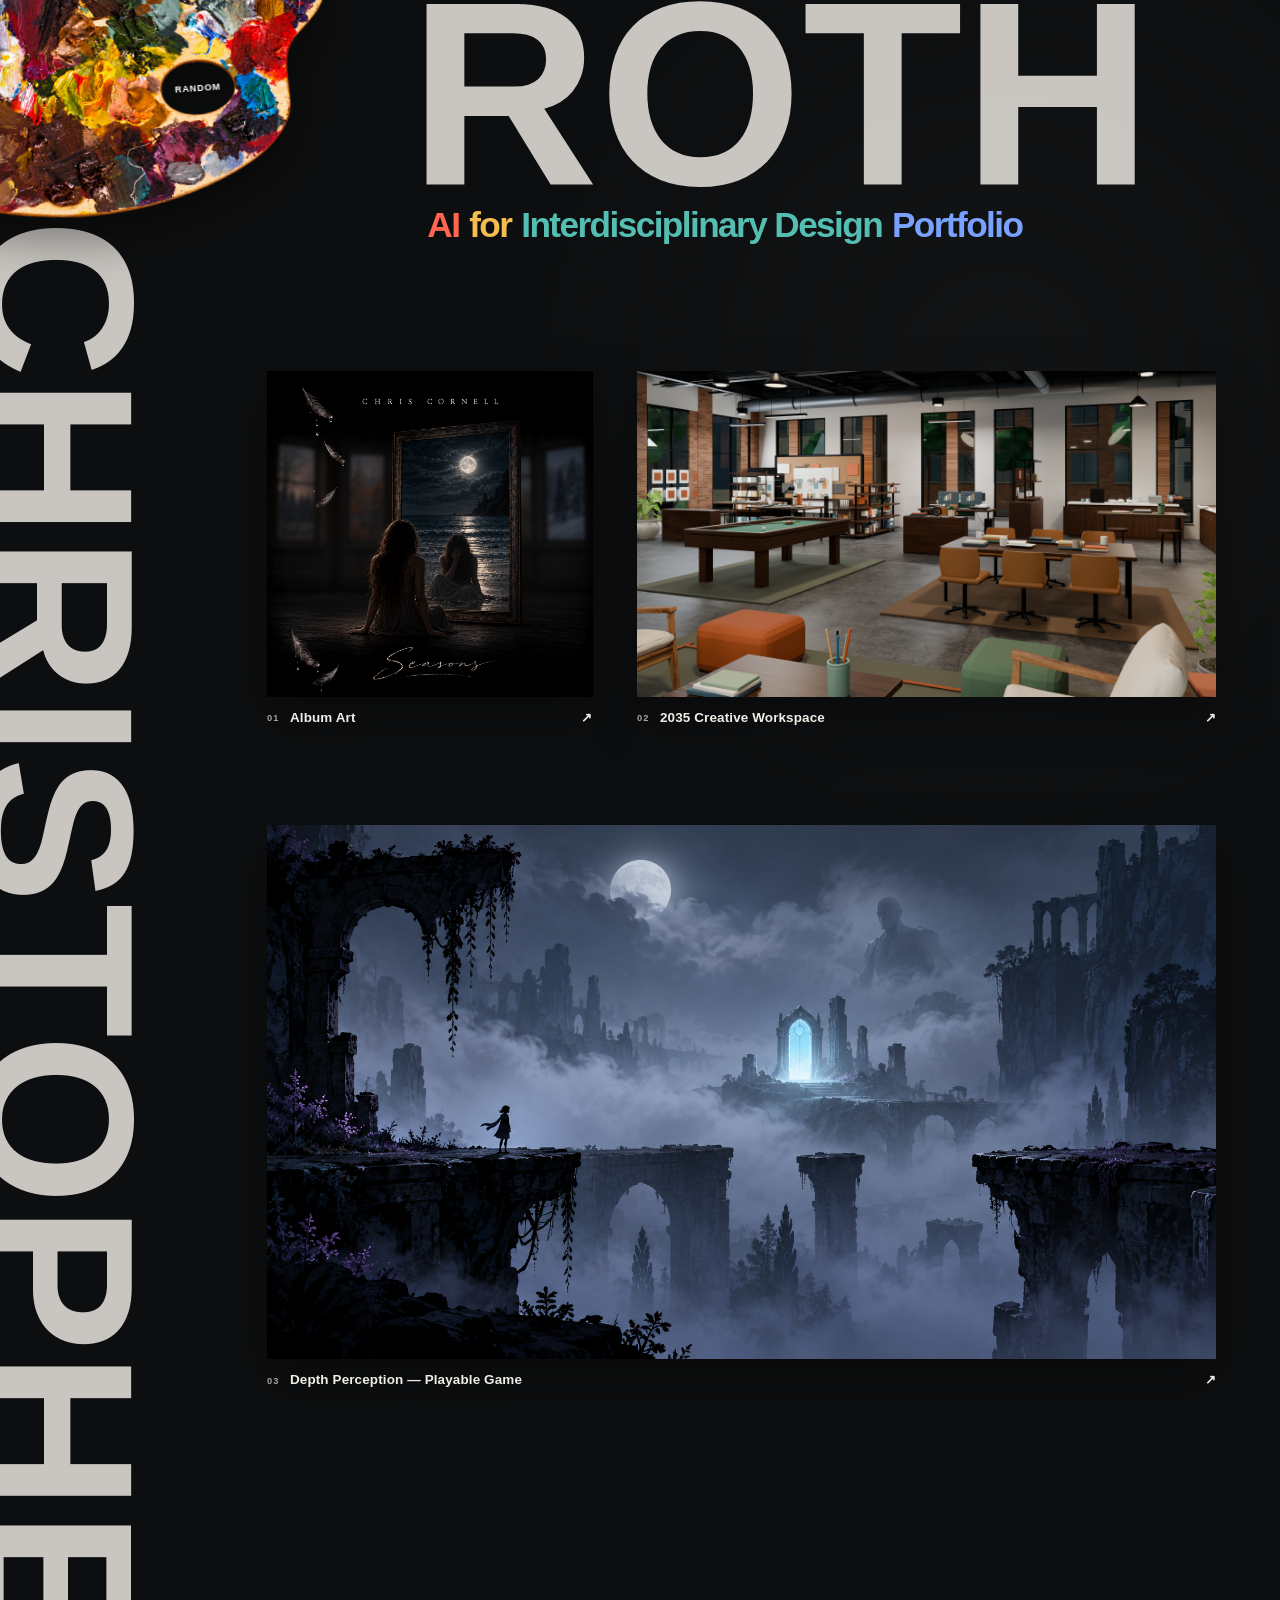
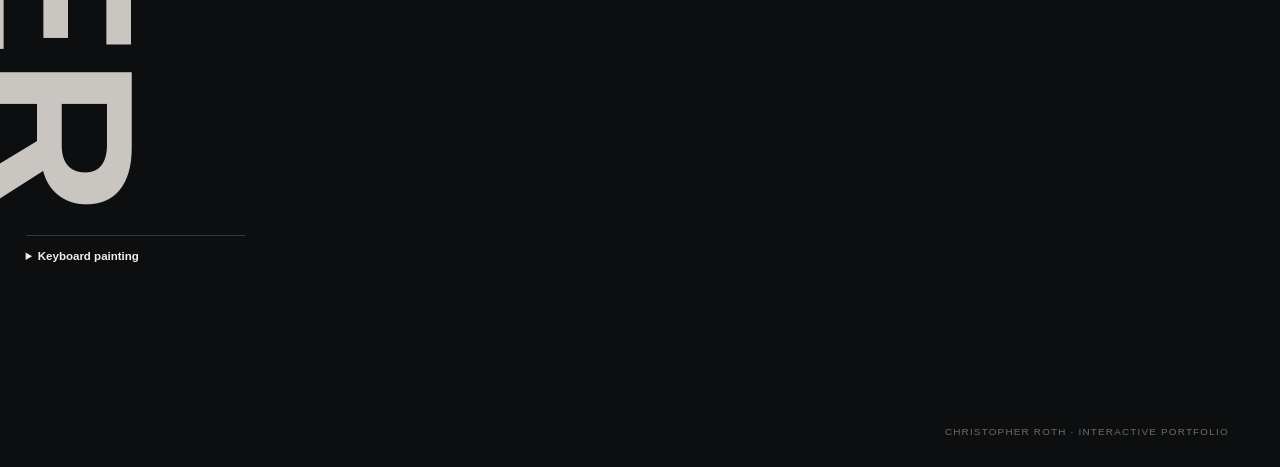
<file: index.html>
<!doctype html>
<html lang="en">
<head>
  <meta charset="utf-8">
  <meta name="viewport" content="width=device-width, initial-scale=1">
  <meta name="description" content="AI for Interdisciplinary Design Portfolio — an interactive portfolio by Christopher Roth.">
  <title>AI for Interdisciplinary Design Portfolio</title>
  <link rel="stylesheet" href="css/style.css">
</head>
<body class="home-page home-redesign">
  <a class="skip-link" href="#main-content">Skip to main content</a>

  <main id="main-content" class="home-composition">
    <section class="painting-stage" aria-labelledby="page-title">
      <canvas id="paint-canvas" width="1440" height="960" tabindex="-1" aria-hidden="true"></canvas>
      <div
        id="paint-surface"
        class="paint-hit-region"
        tabindex="0"
        role="application"
        aria-label="Unified painting surface for ROTH and CHRISTOPHER"
        aria-describedby="paint-instructions"
      ></div>

      <aside class="corner-palette" aria-labelledby="palette-title">
        <h2 class="sr-only" id="palette-title">Artist's palette</h2>
        <div class="palette-board" role="group" aria-label="Sample a paint color directly from the palette photograph">
          <img class="palette-photo" src="assets/palette/photographic-palette.png" width="1536" height="1024" alt="Paint-covered artist's palette used as an interactive color picker" role="button" tabindex="0" aria-label="Click a painted area to select its exact RGB color">
          <span class="palette-sample-marker" aria-hidden="true"></span>
          <button class="random-paint palette-random-hit" type="button" data-color="random" aria-label="Random paint color, key R" aria-pressed="false"><span aria-hidden="true">Random</span></button>
        </div>
      </aside>

      <h1 id="page-title" class="composition-title">
        <span class="title-ai">AI</span>
        <span class="title-for">for</span>
        <span class="title-discipline">Interdisciplinary Design</span>
        <span class="title-portfolio">Portfolio</span>
      </h1>

      <div class="home-content">
        <nav class="home-projects" aria-label="Portfolio projects">
          <a class="home-project album-project tilt-card" href="album.html">
            <span class="home-project-image album-image">
              <img src="aLbum_cover.png" width="1254" height="1254" alt="Seasons of Solitude album cover showing a solitary figure facing a moonlit reflection">
            </span>
            <span class="home-project-label"><small>01</small> Album Art <i aria-hidden="true">↗</i></span>
          </a>

          <a class="home-project workspace-project tilt-card" href="workspace.html">
            <span class="home-project-image workspace-image">
              <img src="wOrkspace_Commons.png" width="2560" height="1440" alt="Rendering of an adaptable 2035 creative workspace commons" loading="lazy">
            </span>
            <span class="home-project-label"><small>02</small> 2035 Creative Workspace <i aria-hidden="true">↗</i></span>
          </a>

          <a class="home-project depth-project tilt-card" href="depth-perception.html">
            <span class="home-project-image depth-image">
              <img src="assets/depth/depth-perception-hero.png" width="1792" height="1024" alt="A small figure crosses moonlit ruins toward a glowing doorway in the Depth Perception game concept" loading="lazy">
            </span>
            <span class="home-project-label"><small>03</small> Depth Perception — Playable Game <i aria-hidden="true">↗</i></span>
          </a>
        </nav>

      </div>

      <details class="shortcut-guide name-shortcut-guide" id="paint-instructions">
        <summary>Keyboard painting</summary>
        <p>Click the palette photograph to sample its exact color. Focus the painting area, use the arrows to move, Space or Enter to splatter, and Shift + Arrow to brush. R selects Random; [ and ] change size; Delete resets; Escape exits.</p>
      </details>

      <p id="paint-status" class="sr-only" aria-live="polite"></p>
      <p class="home-credit">Christopher Roth · Interactive portfolio</p>
    </section>
  </main>

  <script src="js/palette-color-map.js" defer></script>
  <script src="js/painting.js" defer></script>
  <script src="js/main.js" defer></script>
</body>
</html>
</file>
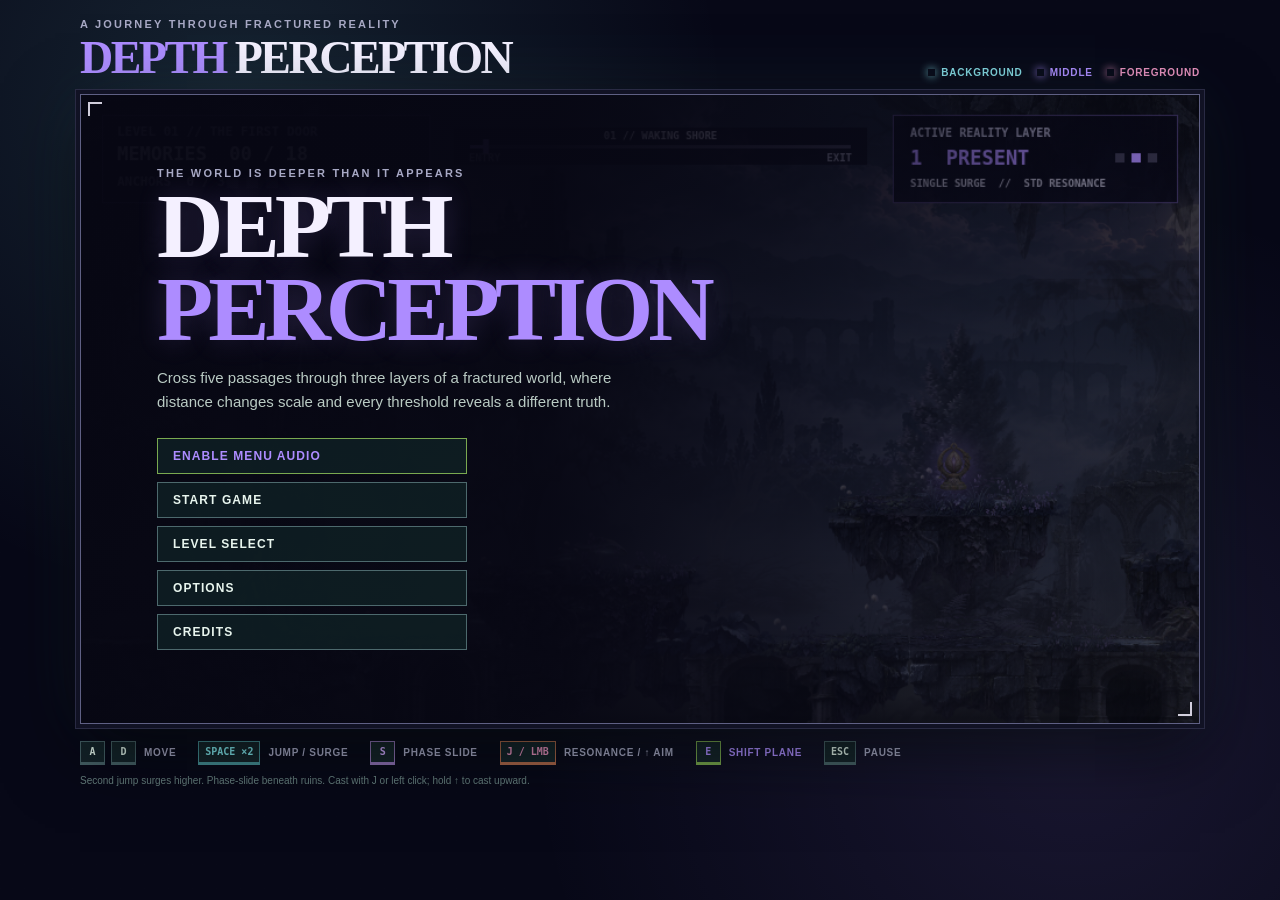
<file: games/depth-perception/index.html>
<!doctype html>
<html lang="en">
<head>
  <meta charset="utf-8">
  <meta name="viewport" content="width=device-width, initial-scale=1, viewport-fit=cover">
  <meta name="description" content="Depth Perception — a five-level journey across three shifting layers of reality.">
  <meta name="theme-color" content="#080817">
  <title>Depth Perception</title>
  <script>if (new URLSearchParams(location.search).get("controls") === "0") document.documentElement.classList.add("hide-development-controls");</script>
  <link rel="stylesheet" href="style.css">
</head>
<body>
  <main class="game-shell">
    <header class="masthead">
      <div><p class="eyebrow">A journey through fractured reality</p><h1><span>Depth</span> Perception</h1></div>
      <div class="plane-key" aria-label="Depth plane color key">
        <span class="plane plane-back"><i></i>Background</span><span class="plane plane-mid"><i></i>Middle</span><span class="plane plane-front"><i></i>Foreground</span>
      </div>
    </header>

    <section class="screen-frame" id="screen-frame" aria-label="Game area">
      <canvas id="game" width="960" height="540" tabindex="0" aria-label="Depth Perception game canvas"></canvas>
      <div class="scanlines" aria-hidden="true"></div>
      <button class="pause-button" type="button" data-command="pause" aria-label="Pause game">Ⅱ</button>
      <div class="ui-layer" id="ui-layer">
        <section class="menu-screen title-screen" data-screen="title" aria-labelledby="title-heading">
          <p class="menu-kicker">The world is deeper than it appears</p><h2 id="title-heading">Depth<br><span>Perception</span></h2>
          <p class="menu-copy">Cross five passages through three layers of a fractured world, where distance changes scale and every threshold reveals a different truth.</p>
          <nav class="menu-actions" aria-label="Main menu">
            <button type="button" id="enable-audio" data-command="enable-audio">Enable menu audio</button><button type="button" data-command="start">Start game</button><button type="button" data-command="level-select">Level select</button><button type="button" data-command="options">Options</button><button type="button" data-command="credits">Credits</button>
          </nav>
        </section>
        <section class="menu-screen" data-screen="levelSelect" hidden aria-labelledby="select-heading">
          <p class="menu-kicker">Recovered memories</p><h2 id="select-heading">Choose a passage</h2><div class="level-grid" id="level-grid"></div><button class="menu-back" type="button" data-command="title">← Main menu</button>
        </section>
        <section class="menu-screen compact-menu" data-screen="options" hidden aria-labelledby="options-heading">
          <p class="menu-kicker">Tune your perception</p><h2 id="options-heading">Options</h2>
          <label class="option-row"><span>Music volume</span><input id="music-volume" type="range" min="0" max="100" value="45"></label>
          <label class="option-row"><span>SFX volume</span><input id="sfx-volume" type="range" min="0" max="100" value="70"></label>
          <label class="option-row"><span>Narration volume</span><input id="voice-volume" type="range" min="0" max="100" value="90"></label>
          <div class="option-row"><span>Touch controls</span><button type="button" id="touch-mode" data-command="touch-mode" disabled>Inactive</button></div>
          <button class="menu-back" type="button" data-command="back">← Back</button>
        </section>
        <section class="menu-screen compact-menu" data-screen="credits" hidden aria-labelledby="credits-heading">
          <p class="menu-kicker">The people behind the veil</p><h2 id="credits-heading">Credits</h2>
          <p class="credits-copy">Game design, code, and original procedural art created for this HTML5 prototype. Sound effects use commercially licensed Kenney assets; music was created with a paid ElevenLabs commercial license. Concept imagery was created for Depth Perception.</p>
          <button class="menu-back" type="button" data-command="title">← Main menu</button>
        </section>
        <section class="menu-screen compact-menu" data-screen="paused" hidden aria-labelledby="pause-heading">
          <p class="menu-kicker">The world holds its breath</p><h2 id="pause-heading">Paused</h2>
          <nav class="menu-actions"><button type="button" data-command="resume">Resume</button><button type="button" data-command="restart">Restart level</button><button type="button" data-command="options">Options</button><button type="button" data-command="level-select">Level select</button><button type="button" data-command="title">Title screen</button></nav>
        </section>
        <section class="menu-screen results-screen" data-screen="levelComplete" hidden aria-labelledby="complete-heading">
          <p class="menu-kicker" id="complete-kicker">Route secured</p><h2 id="complete-heading">Level complete</h2><div class="results-grid" id="level-results"></div>
          <nav class="menu-actions horizontal-actions"><button type="button" data-command="next">Next level</button><button type="button" data-command="restart">Retry</button><button type="button" data-command="level-select">Level select</button></nav>
        </section>
        <section class="menu-screen results-screen game-complete-screen" data-screen="gameComplete" hidden aria-labelledby="game-complete-heading">
          <p class="menu-kicker">The final passage is sealed</p><h2 id="game-complete-heading">Depth remembers</h2><p class="menu-copy">The five crossings are complete. The fractured realities settle around every memory and anchor you recovered.</p><div class="results-grid" id="game-results"></div>
          <nav class="menu-actions horizontal-actions"><button type="button" data-command="level-select">Replay levels</button><button type="button" data-command="title">Title screen</button></nav>
        </section>
      </div>
      <div class="rotate-overlay" id="rotate-overlay" hidden><div class="rotate-device" aria-hidden="true"></div><strong>Rotate to landscape</strong><span>This world needs a wider view.</span></div>
      <div class="touch-controls" id="touch-controls" aria-label="Touch controls" aria-hidden="true" hidden>
        <div class="touch-cluster move-cluster"><button type="button" data-touch-action="left" aria-label="Move left">◀</button><button type="button" data-touch-action="right" aria-label="Move right">▶</button></div>
<div class="touch-cluster action-cluster"><button class="touch-small" type="button" data-touch-action="roll" aria-label="Phase slide">Slide</button><button class="touch-small" type="button" data-touch-action="shoot" aria-label="Cast resonance">Cast</button><button class="touch-shift" type="button" data-touch-action="shift" aria-label="Shift depth plane">Shift</button><button class="touch-jump" type="button" data-touch-action="jump" aria-label="Jump or resonance surge">Jump</button></div>
      </div>
    </section>
    <footer class="controls" aria-label="Keyboard controls">
<div class="control-group"><span class="key">A</span><span class="key">D</span><b>Move</b></div><div class="control-group boost"><span class="key wide">Space ×2</span><b>Jump / surge</b></div><div class="control-group roll"><span class="key">S</span><b>Phase slide</b></div><div class="control-group weapon"><span class="key wide">J / LMB</span><b>Resonance / ↑ aim</b></div><div class="control-group accent"><span class="key">E</span><b>Shift plane</b></div><div class="control-group"><span class="key">Esc</span><b>Pause</b></div>
    </footer>
<p class="hint">Second jump surges higher. Phase-slide beneath ruins. Cast with J or left click; hold ↑ to cast upward.</p>
  </main>
  <script src="game.js?v=portal-glow-layering-23"></script>
</body>
</html>
</file>
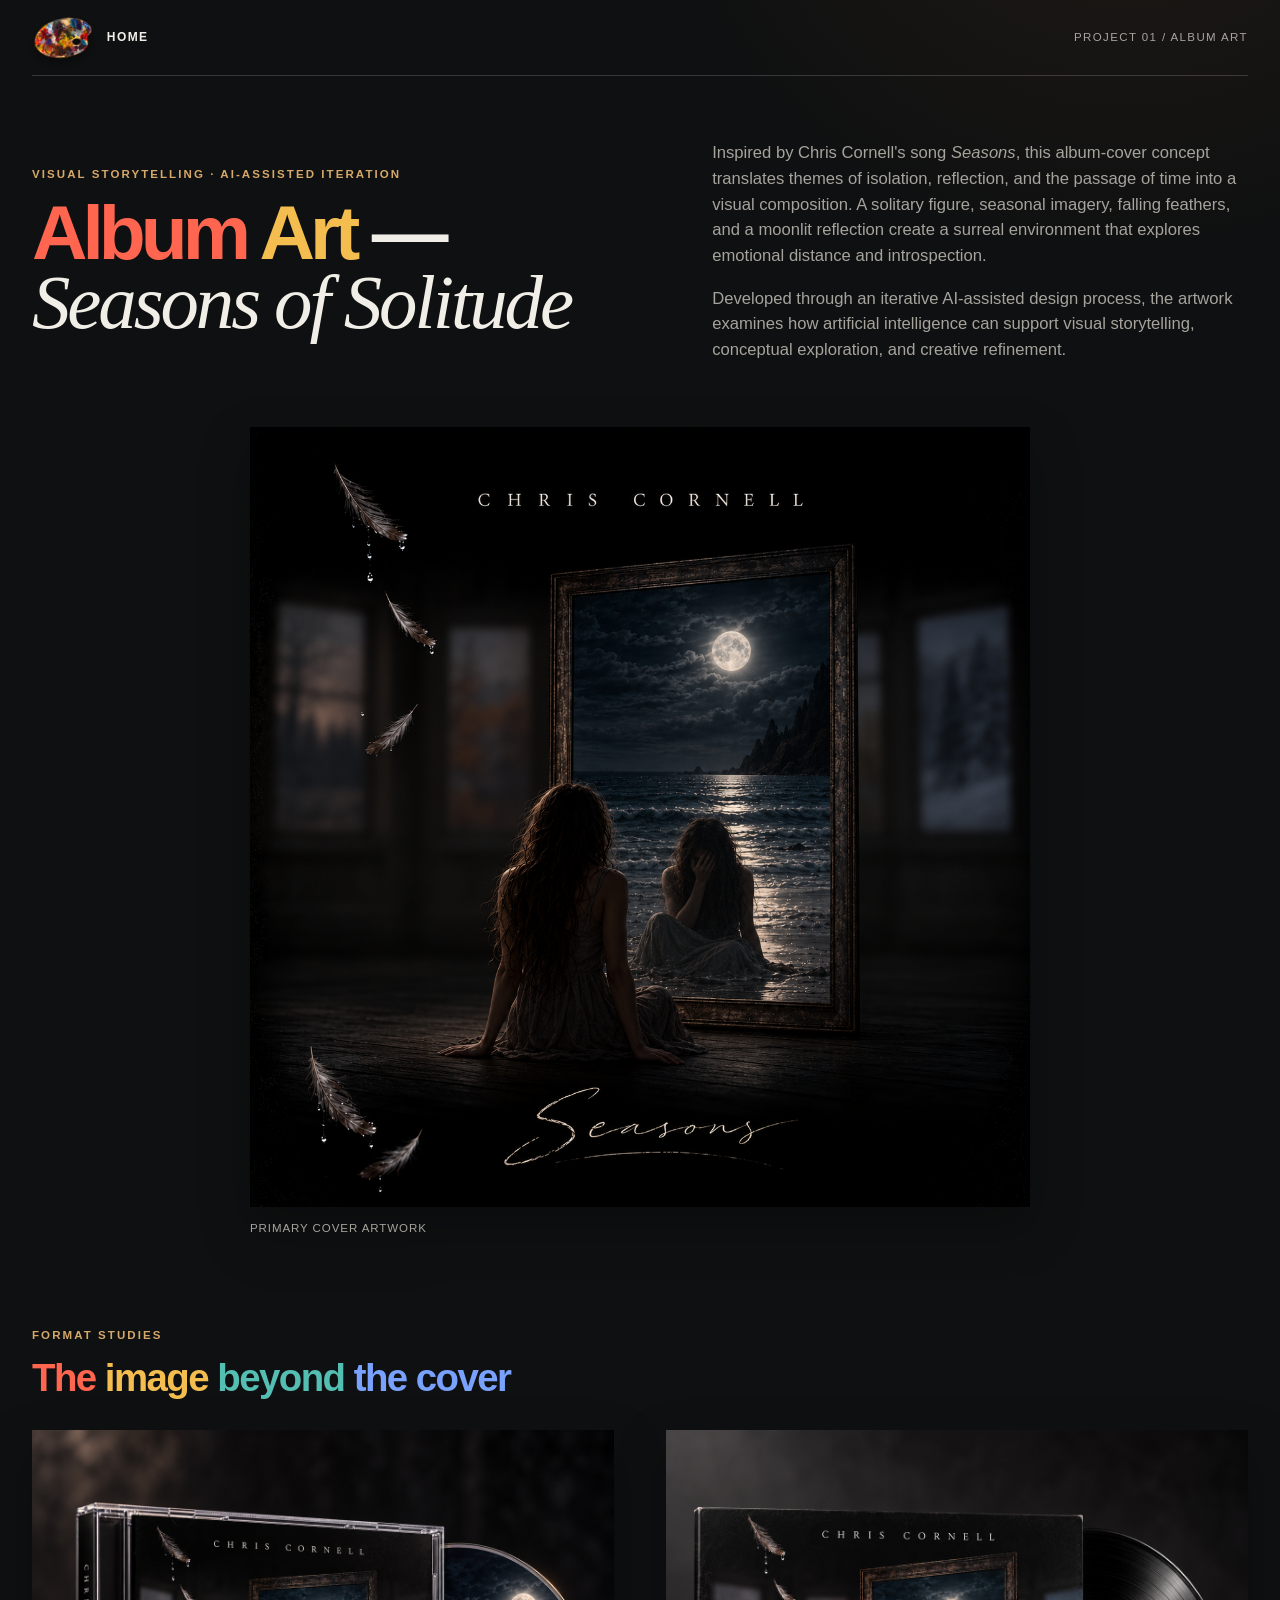
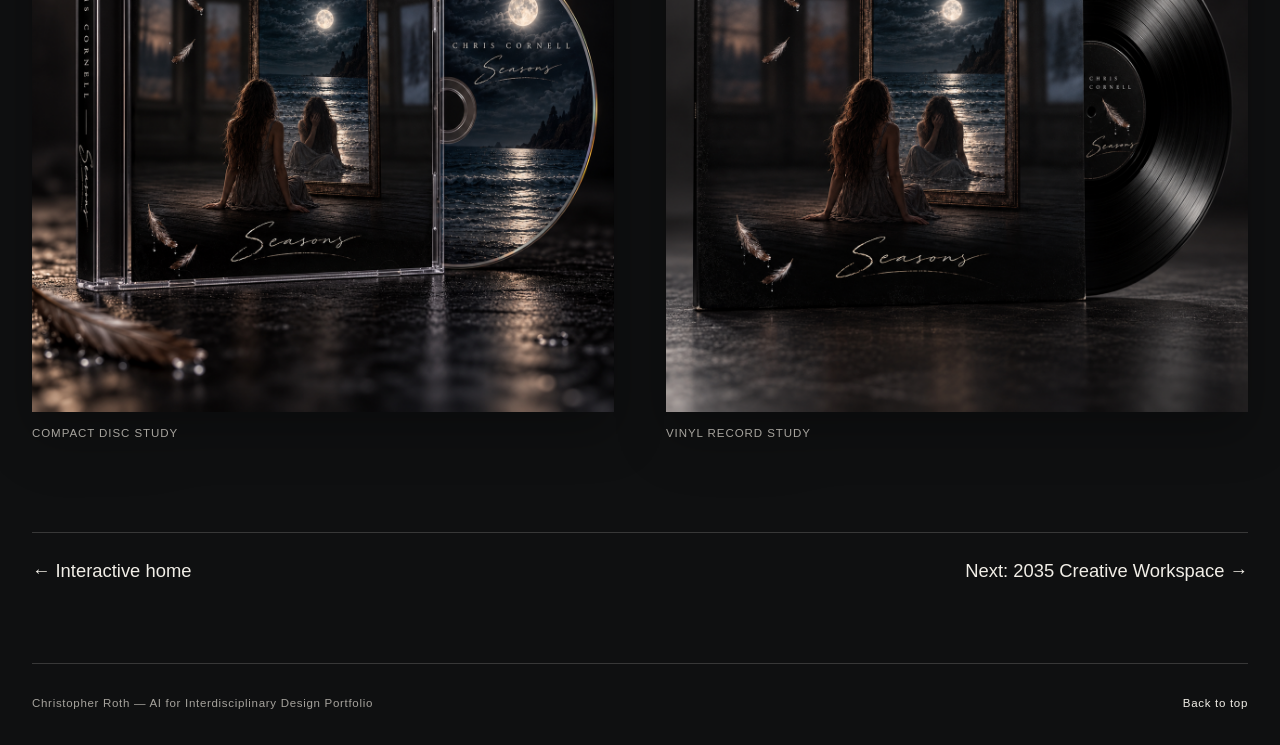
<file: album.html>
<!doctype html>
<html lang="en">
<head>
  <meta charset="utf-8">
  <meta name="viewport" content="width=device-width, initial-scale=1">
  <meta name="description" content="Album Art — Seasons of Solitude, from the AI for Interdisciplinary Design Portfolio.">
  <title>Album Art — Seasons of Solitude</title>
  <link rel="stylesheet" href="css/style.css">
</head>
<body class="project-page album-page">
  <a class="skip-link" href="#main-content">Skip to main content</a>

  <header class="site-header wrap">
    <a class="palette-home" href="index.html" aria-label="Return to homepage">
      <img class="mini-palette-photo" src="assets/palette/photographic-palette.png" width="1536" height="1024" alt="">
      <span>Home</span>
    </a>
    <span class="header-note">Project 01 / Album Art</span>
  </header>

  <main id="main-content" class="project-main wrap">
    <section class="project-intro" aria-labelledby="album-title">
      <div>
        <p class="eyebrow">Visual storytelling · AI-assisted iteration</p>
        <h1 id="album-title"><span class="accent-coral">Album</span> <span class="accent-gold">Art</span> —<br><em>Seasons of Solitude</em></h1>
      </div>
      <div class="project-description">
        <p>Inspired by Chris Cornell's song <em>Seasons</em>, this album-cover concept translates themes of isolation, reflection, and the passage of time into a visual composition. A solitary figure, seasonal imagery, falling feathers, and a moonlit reflection create a surreal environment that explores emotional distance and introspection.</p>
        <p>Developed through an iterative AI-assisted design process, the artwork examines how artificial intelligence can support visual storytelling, conceptual exploration, and creative refinement.</p>
      </div>
    </section>

    <figure class="feature-art tilt-card">
      <img src="aLbum_cover.png" width="1254" height="1254" alt="Seasons of Solitude cover artwork: a solitary figure confronts a moonlit reflection while feathers fall through a dark interior">
      <figcaption>Primary cover artwork</figcaption>
    </figure>

    <section class="artifact-section" aria-labelledby="artifact-title">
      <div class="section-heading compact">
        <p class="eyebrow">Format studies</p>
        <h2 id="artifact-title"><span class="accent-coral">The</span> <span class="accent-gold">image</span> <span class="accent-teal">beyond</span> <span class="accent-blue">the cover</span></h2>
      </div>
      <div class="artifact-grid">
        <figure class="supporting-art tilt-card">
          <img src="aLbum_CD.png" width="1254" height="1254" alt="Seasons of Solitude artwork applied to a compact disc format" loading="lazy">
          <figcaption>Compact disc study</figcaption>
        </figure>
        <figure class="supporting-art tilt-card">
          <img src="aLbum_record.png" width="1254" height="1254" alt="Seasons of Solitude artwork applied to a vinyl record format" loading="lazy">
          <figcaption>Vinyl record study</figcaption>
        </figure>
      </div>
    </section>

    <nav class="project-next" aria-label="Project navigation">
      <a href="index.html">← Interactive home</a>
      <a href="workspace.html">Next: 2035 Creative Workspace →</a>
    </nav>
  </main>

  <footer class="site-footer wrap">
    <p>Christopher Roth — AI for Interdisciplinary Design Portfolio</p>
    <a href="#main-content">Back to top</a>
  </footer>

  <script src="js/main.js" defer></script>
</body>
</html>
</file>
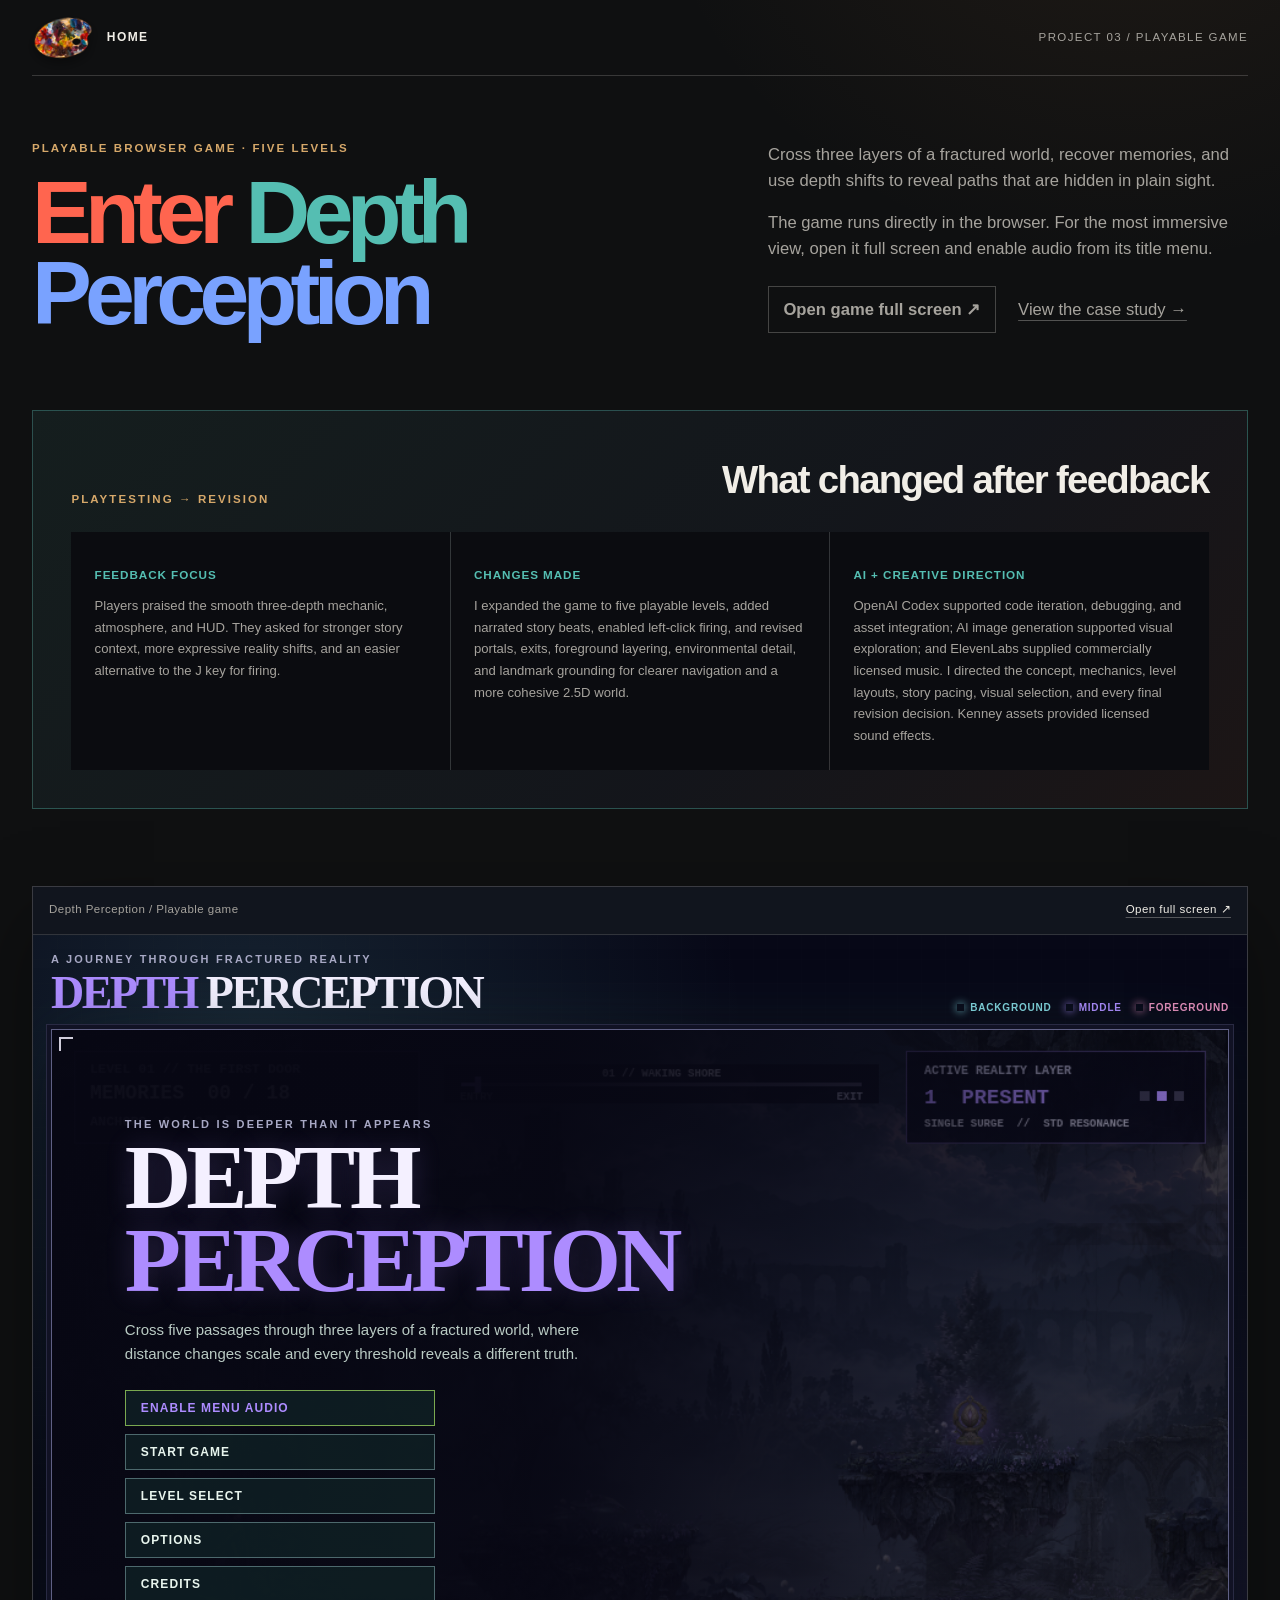
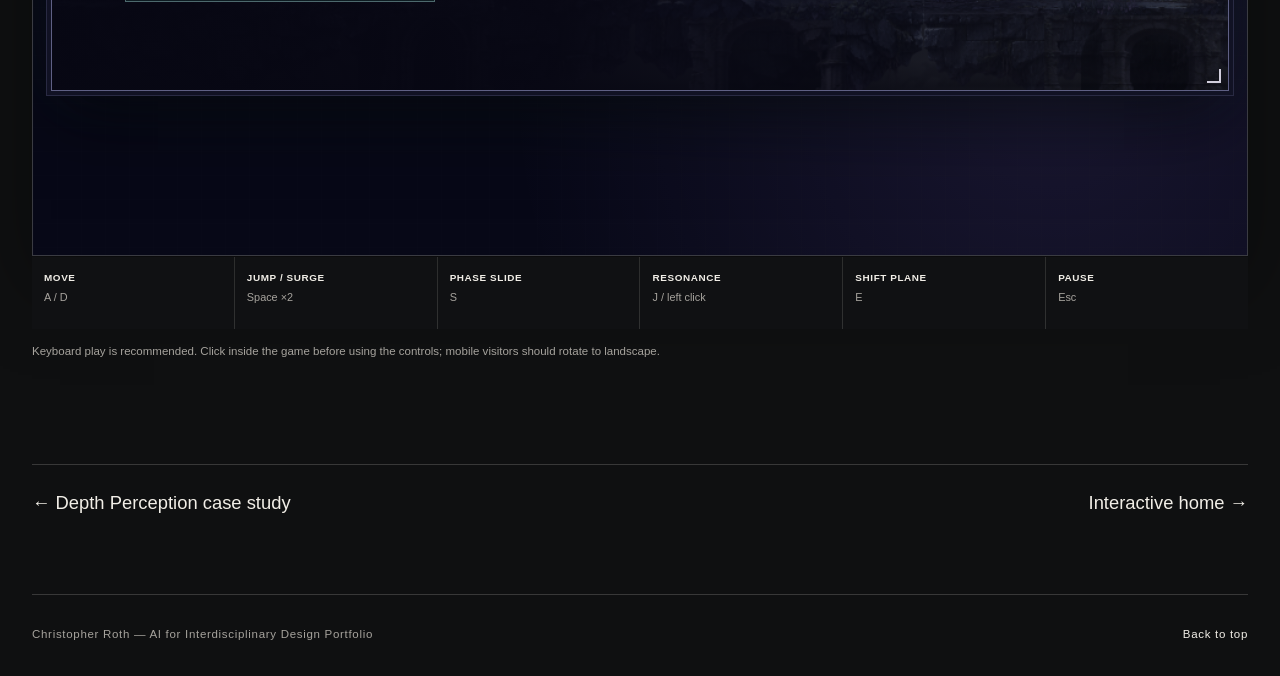
<file: depth-perception-game.html>
<!doctype html>
<html lang="en">
<head>
  <meta charset="utf-8">
  <meta name="viewport" content="width=device-width, initial-scale=1">
  <meta name="description" content="Play Depth Perception, a five-level atmospheric platform game by Christopher Roth.">
  <title>Play Depth Perception — Christopher Roth</title>
  <link rel="stylesheet" href="css/style.css">
</head>
<body class="project-page depth-page game-showcase-page">
  <a class="skip-link" href="#main-content">Skip to main content</a>

  <header class="site-header wrap">
    <a class="palette-home" href="index.html" aria-label="Return to homepage">
      <img class="mini-palette-photo" src="assets/palette/photographic-palette.png" width="1536" height="1024" alt="">
      <span>Home</span>
    </a>
    <span class="header-note">Project 03 / Playable Game</span>
  </header>

  <main id="main-content" class="project-main wrap">
    <section class="game-showcase-intro" aria-labelledby="game-title">
      <div>
        <p class="eyebrow">Playable browser game · five levels</p>
        <h1 id="game-title"><span class="accent-coral">Enter</span> <span class="accent-teal">Depth</span> <span class="accent-blue">Perception</span></h1>
      </div>
      <div class="project-description">
        <p>Cross three layers of a fractured world, recover memories, and use depth shifts to reveal paths that are hidden in plain sight.</p>
        <p>The game runs directly in the browser. For the most immersive view, open it full screen and enable audio from its title menu.</p>
        <div class="project-links" aria-label="Game links">
          <a class="project-link-primary" href="games/depth-perception/index.html" target="_blank" rel="noopener">Open game full screen ↗</a>
          <a href="depth-perception.html">View the case study →</a>
        </div>
      </div>
    </section>

    <section class="revision-note" aria-labelledby="revision-title">
      <div class="revision-note-heading">
        <p class="eyebrow">Playtesting → revision</p>
        <h2 id="revision-title">What changed after feedback</h2>
      </div>
      <div class="revision-grid">
        <article>
          <h3>Feedback focus</h3>
          <p>Players praised the smooth three-depth mechanic, atmosphere, and HUD. They asked for stronger story context, more expressive reality shifts, and an easier alternative to the J key for firing.</p>
        </article>
        <article>
          <h3>Changes made</h3>
          <p>I expanded the game to five playable levels, added narrated story beats, enabled left-click firing, and revised portals, exits, foreground layering, environmental detail, and landmark grounding for clearer navigation and a more cohesive 2.5D world.</p>
        </article>
        <article>
          <h3>AI + creative direction</h3>
          <p>OpenAI Codex supported code iteration, debugging, and asset integration; AI image generation supported visual exploration; and ElevenLabs supplied commercially licensed music. I directed the concept, mechanics, level layouts, story pacing, visual selection, and every final revision decision. Kenney assets provided licensed sound effects.</p>
        </article>
      </div>
    </section>

    <section class="playable-game" aria-labelledby="playable-title">
      <div class="site-embed-shell game-embed-shell">
        <div class="site-embed-toolbar">
          <span id="playable-title">Depth Perception / Playable game</span>
          <a href="games/depth-perception/index.html" target="_blank" rel="noopener">Open full screen ↗</a>
        </div>
        <iframe
          class="game-embed"
          src="games/depth-perception/index.html?controls=0"
          title="Playable Depth Perception game"
          loading="eager"
          allow="autoplay; fullscreen"
        ></iframe>
      </div>

      <div class="game-control-guide" aria-label="Keyboard controls">
        <p><strong>Move</strong> A / D</p>
        <p><strong>Jump / surge</strong> Space ×2</p>
        <p><strong>Phase slide</strong> S</p>
        <p><strong>Resonance</strong> J / left click</p>
        <p><strong>Shift plane</strong> E</p>
        <p><strong>Pause</strong> Esc</p>
      </div>
      <p class="embed-note">Keyboard play is recommended. Click inside the game before using the controls; mobile visitors should rotate to landscape.</p>
    </section>

    <nav class="project-next" aria-label="Project navigation">
      <a href="depth-perception.html">← Depth Perception case study</a>
      <a href="index.html">Interactive home →</a>
    </nav>
  </main>

  <footer class="site-footer wrap">
    <p>Christopher Roth — AI for Interdisciplinary Design Portfolio</p>
    <a href="#main-content">Back to top</a>
  </footer>

  <script src="js/main.js" defer></script>
</body>
</html>
</file>
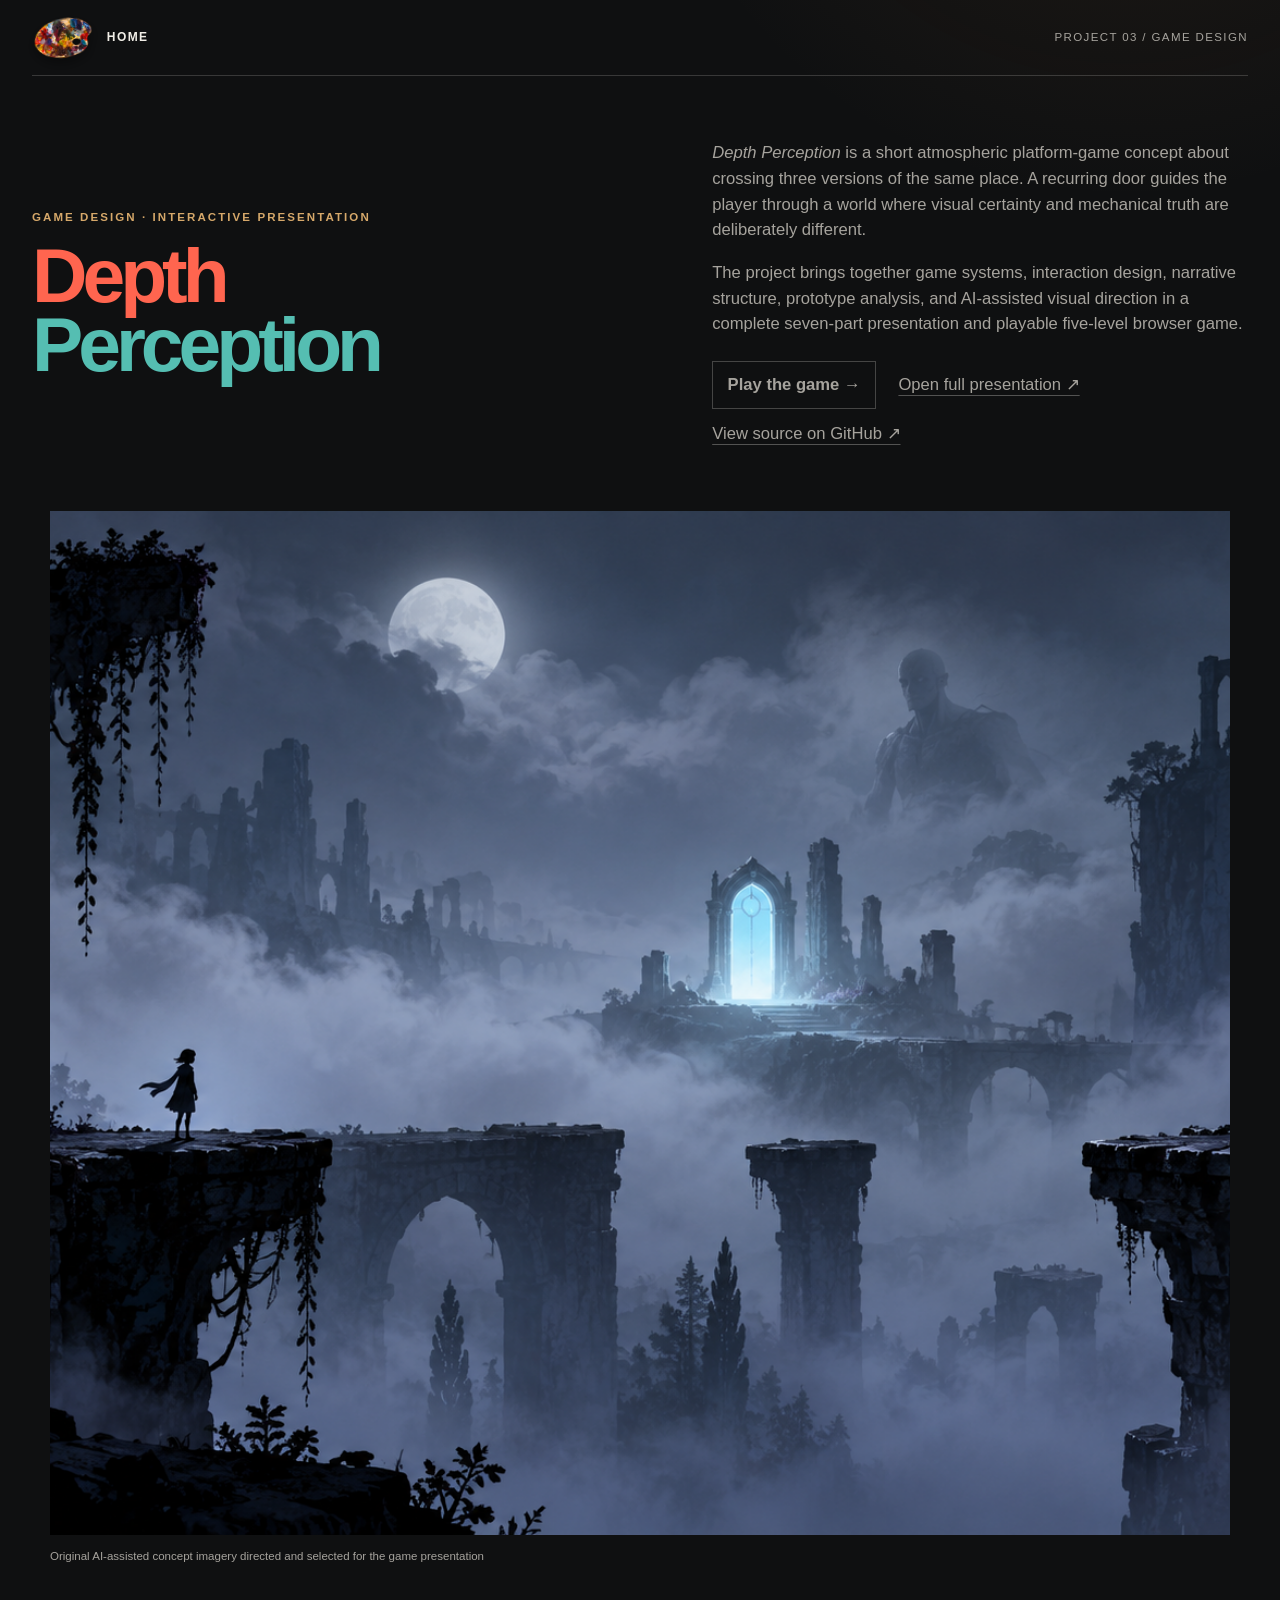
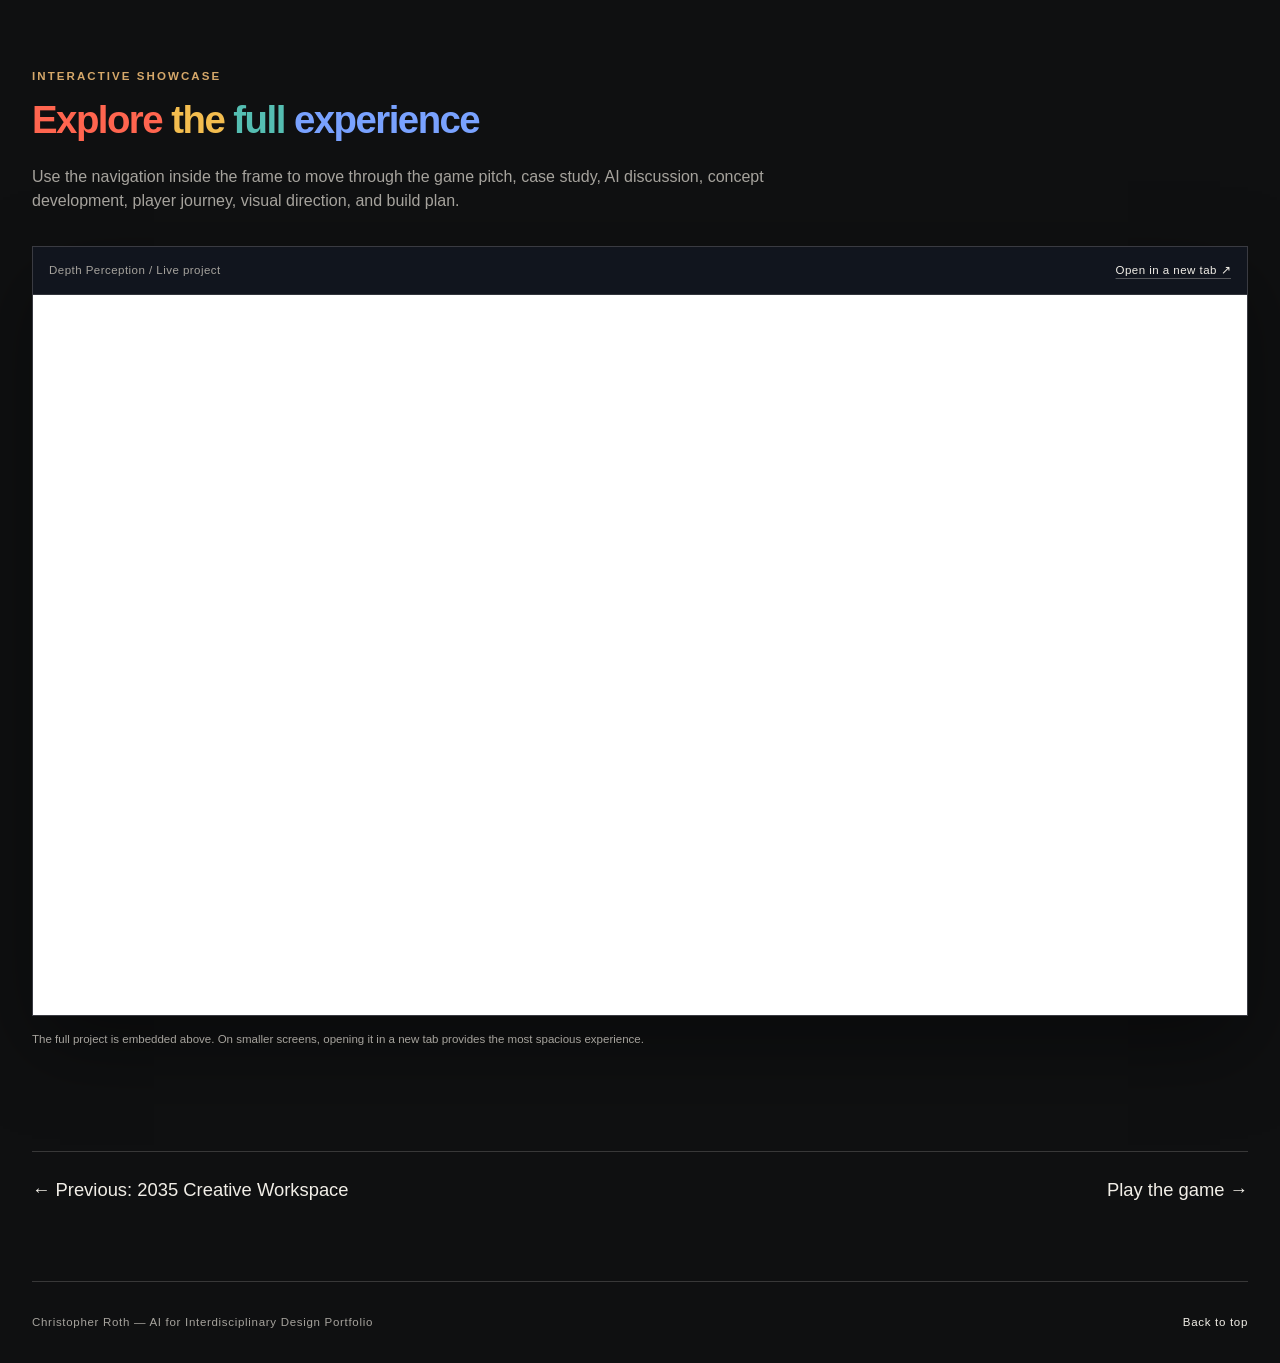
<file: depth-perception.html>
<!doctype html>
<html lang="en">
<head>
  <meta charset="utf-8">
  <meta name="viewport" content="width=device-width, initial-scale=1">
  <meta name="description" content="Depth Perception — an atmospheric platform-game concept and interactive design presentation by Christopher Roth.">
  <title>Depth Perception — Game Design</title>
  <link rel="stylesheet" href="css/style.css">
</head>
<body class="project-page depth-page">
  <a class="skip-link" href="#main-content">Skip to main content</a>

  <header class="site-header wrap">
    <a class="palette-home" href="index.html" aria-label="Return to homepage">
      <img class="mini-palette-photo" src="assets/palette/photographic-palette.png" width="1536" height="1024" alt="">
      <span>Home</span>
    </a>
    <span class="header-note">Project 03 / Game Design</span>
  </header>

  <main id="main-content" class="project-main wrap">
    <section class="project-intro" aria-labelledby="depth-title">
      <div>
        <p class="eyebrow">Game design · interactive presentation</p>
        <h1 id="depth-title"><span class="accent-coral">Depth</span><br><span class="accent-teal">Perception</span></h1>
      </div>
      <div class="project-description">
        <p><em>Depth Perception</em> is a short atmospheric platform-game concept about crossing three versions of the same place. A recurring door guides the player through a world where visual certainty and mechanical truth are deliberately different.</p>
        <p>The project brings together game systems, interaction design, narrative structure, prototype analysis, and AI-assisted visual direction in a complete seven-part presentation and playable five-level browser game.</p>
        <div class="project-links" aria-label="Depth Perception links">
          <a class="project-link-primary" href="depth-perception-game.html">Play the game →</a>
          <a href="https://croth03.github.io/depth-perception-site/01-game.html" target="_blank" rel="noopener">Open full presentation ↗</a>
          <a href="https://github.com/croth03/depth-perception-site" target="_blank" rel="noopener">View source on GitHub ↗</a>
        </div>
      </div>
    </section>

    <figure class="depth-feature tilt-card">
      <img src="assets/depth/depth-perception-hero.png" width="1792" height="1024" alt="Moonlit ruins, suspended bridges, fog, and a distant glowing doorway from Depth Perception">
      <figcaption>Original AI-assisted concept imagery directed and selected for the game presentation</figcaption>
    </figure>

    <section class="embedded-project" aria-labelledby="embedded-title">
      <div class="section-heading compact embed-heading">
        <p class="eyebrow">Interactive showcase</p>
        <h2 id="embedded-title"><span class="accent-coral">Explore</span> <span class="accent-gold">the</span> <span class="accent-teal">full</span> <span class="accent-blue">experience</span></h2>
        <p>Use the navigation inside the frame to move through the game pitch, case study, AI discussion, concept development, player journey, visual direction, and build plan.</p>
      </div>

      <div class="site-embed-shell">
        <div class="site-embed-toolbar">
          <span>Depth Perception / Live project</span>
          <a href="https://croth03.github.io/depth-perception-site/01-game.html" target="_blank" rel="noopener">Open in a new tab ↗</a>
        </div>
        <iframe
          class="site-embed"
          src="https://croth03.github.io/depth-perception-site/01-game.html"
          title="Interactive Depth Perception project website"
          loading="eager"
          allow="fullscreen"
          referrerpolicy="strict-origin-when-cross-origin"
        ></iframe>
      </div>

      <p class="embed-note">The full project is embedded above. On smaller screens, opening it in a new tab provides the most spacious experience.</p>
    </section>

    <nav class="project-next" aria-label="Project navigation">
      <a href="workspace.html">← Previous: 2035 Creative Workspace</a>
      <a href="depth-perception-game.html">Play the game →</a>
    </nav>
  </main>

  <footer class="site-footer wrap">
    <p>Christopher Roth — AI for Interdisciplinary Design Portfolio</p>
    <a href="#main-content">Back to top</a>
  </footer>

  <script src="js/main.js" defer></script>
</body>
</html>
</file>
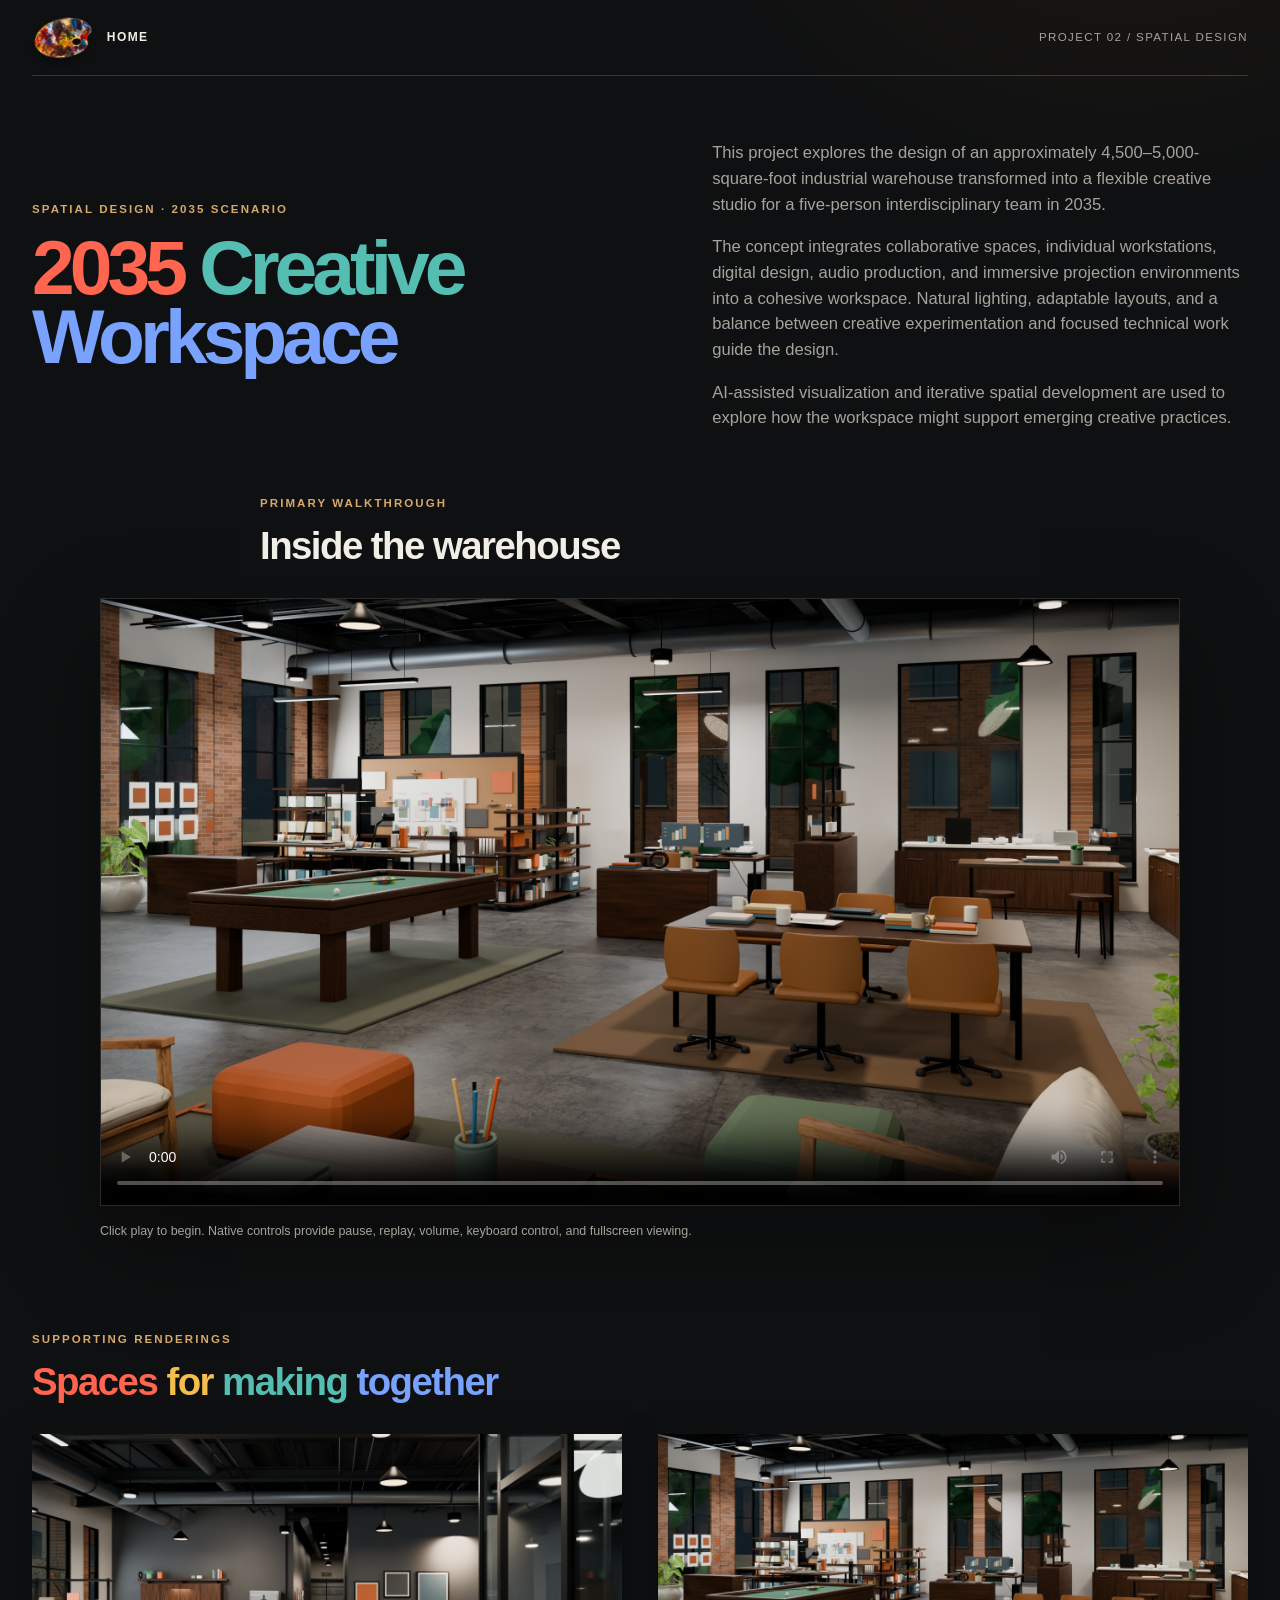
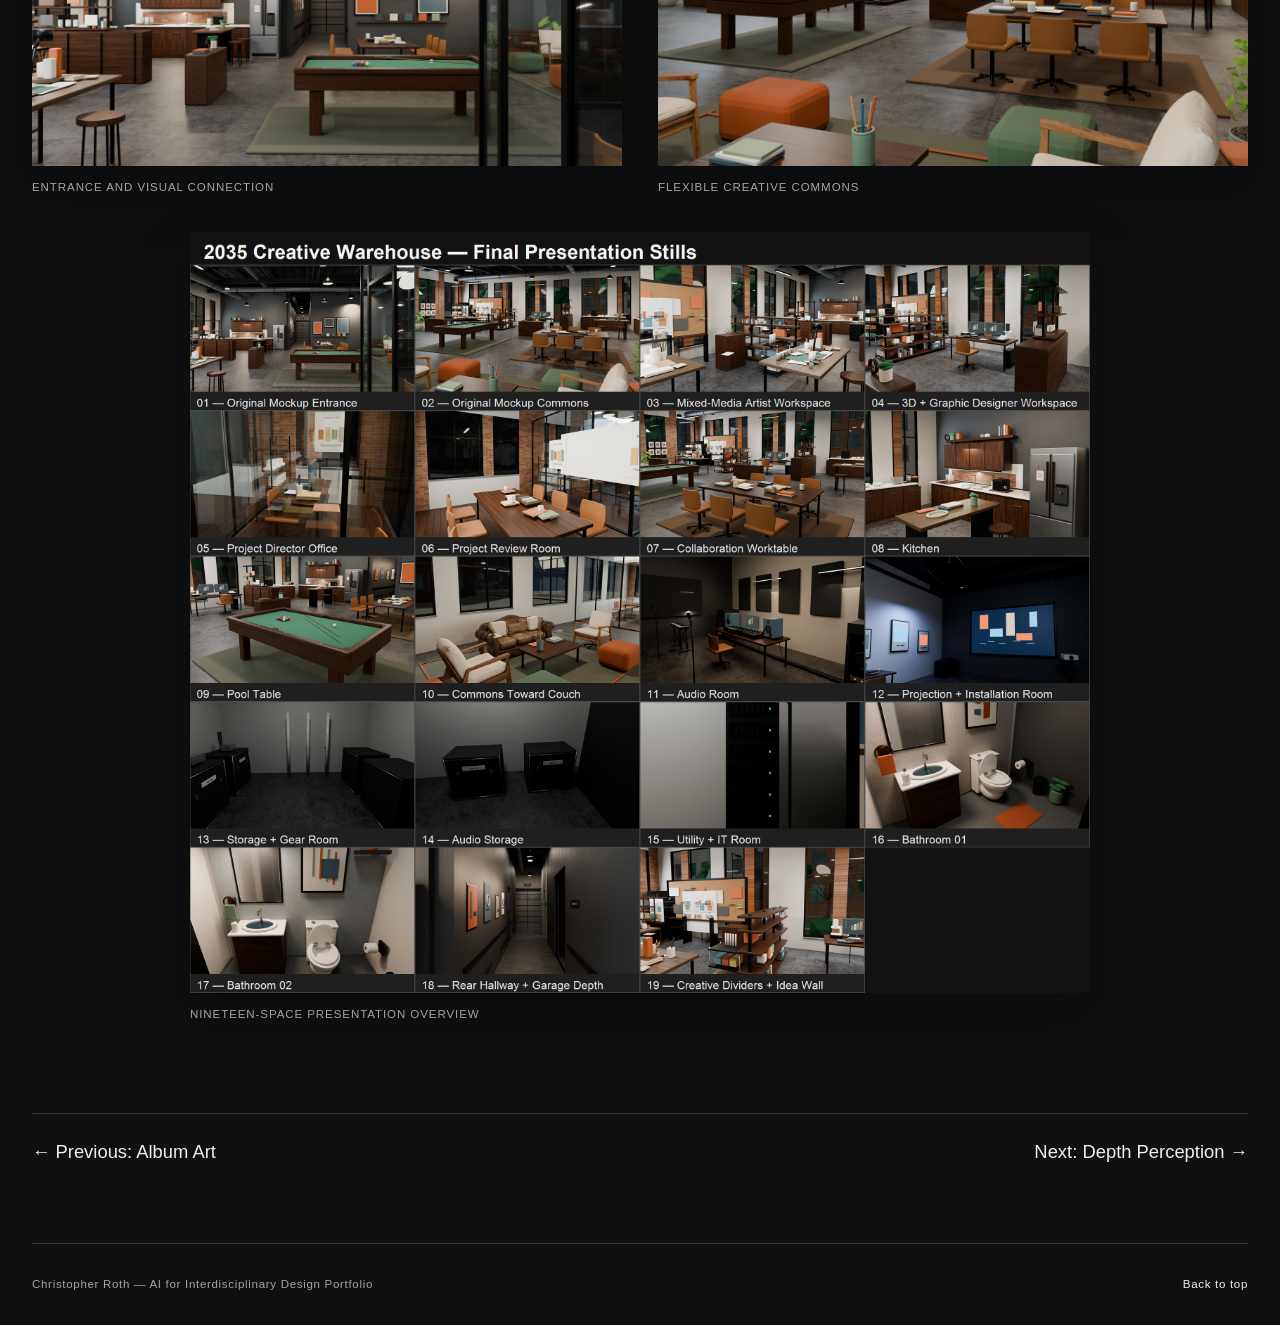
<file: workspace.html>
<!doctype html>
<html lang="en">
<head>
  <meta charset="utf-8">
  <meta name="viewport" content="width=device-width, initial-scale=1">
  <meta name="description" content="2035 Creative Workspace, from the AI for Interdisciplinary Design Portfolio.">
  <title>2035 Creative Workspace</title>
  <link rel="stylesheet" href="css/style.css">
</head>
<body class="project-page workspace-page">
  <a class="skip-link" href="#main-content">Skip to main content</a>

  <header class="site-header wrap">
    <a class="palette-home" href="index.html" aria-label="Return to homepage">
      <img class="mini-palette-photo" src="assets/palette/photographic-palette.png" width="1536" height="1024" alt="">
      <span>Home</span>
    </a>
    <span class="header-note">Project 02 / Spatial Design</span>
  </header>

  <main id="main-content" class="project-main wrap">
    <section class="project-intro" aria-labelledby="workspace-title">
      <div>
        <p class="eyebrow">Spatial design · 2035 scenario</p>
        <h1 id="workspace-title"><span class="accent-coral">2035</span> <span class="accent-teal">Creative</span><br><span class="accent-blue">Workspace</span></h1>
      </div>
      <div class="project-description">
        <p>This project explores the design of an approximately 4,500–5,000-square-foot industrial warehouse transformed into a flexible creative studio for a five-person interdisciplinary team in 2035.</p>
        <p>The concept integrates collaborative spaces, individual workstations, digital design, audio production, and immersive projection environments into a cohesive workspace. Natural lighting, adaptable layouts, and a balance between creative experimentation and focused technical work guide the design.</p>
        <p>AI-assisted visualization and iterative spatial development are used to explore how the workspace might support emerging creative practices.</p>
      </div>
    </section>

    <section class="video-section" aria-labelledby="film-title">
      <div class="section-heading compact">
        <p class="eyebrow">Primary walkthrough</p>
        <h2 id="film-title">Inside the warehouse</h2>
      </div>
      <div class="video-frame">
        <video controls preload="metadata" poster="wOrkspace_Commons.png" data-autoplay-ready="true" aria-label="2035 Creative Workspace walkthrough video">
          <source src="wOrkspace_1080p%20upscaled.mp4" type="video/mp4">
          Your browser does not support embedded video. <a href="wOrkspace_1080p%20upscaled.mp4">Download the workspace walkthrough</a>.
        </video>
      </div>
      <p class="media-note">Click play to begin. Native controls provide pause, replay, volume, keyboard control, and fullscreen viewing.</p>
    </section>

    <section class="workspace-gallery" aria-labelledby="gallery-title">
      <div class="section-heading compact">
        <p class="eyebrow">Supporting renderings</p>
        <h2 id="gallery-title"><span class="accent-coral">Spaces</span> <span class="accent-gold">for</span> <span class="accent-teal">making</span> <span class="accent-blue">together</span></h2>
      </div>
      <div class="workspace-grid">
        <figure class="workspace-still tilt-card">
          <img src="wOrkspace_Entrance.png" width="2560" height="1440" alt="Rendering looking through the entrance of the 2035 creative warehouse" loading="lazy">
          <figcaption>Entrance and visual connection</figcaption>
        </figure>
        <figure class="workspace-still tilt-card">
          <img src="wOrkspace_Commons.png" width="2560" height="1440" alt="Rendering of the collaborative commons in the 2035 creative warehouse" loading="lazy">
          <figcaption>Flexible creative commons</figcaption>
        </figure>
        <figure class="workspace-still contact-sheet tilt-card">
          <img src="wOrkspace_Contact_Sheet.png" width="2560" height="2164" alt="Contact sheet showing nineteen spaces throughout the 2035 creative warehouse" loading="lazy">
          <figcaption>Nineteen-space presentation overview</figcaption>
        </figure>
      </div>
    </section>

    <nav class="project-next" aria-label="Project navigation">
      <a href="album.html">← Previous: Album Art</a>
      <a href="depth-perception.html">Next: Depth Perception →</a>
    </nav>
  </main>

  <footer class="site-footer wrap">
    <p>Christopher Roth — AI for Interdisciplinary Design Portfolio</p>
    <a href="#main-content">Back to top</a>
  </footer>

  <script src="js/main.js" defer></script>
</body>
</html>
</file>
<file: css/style.css>
:root {
  color-scheme: dark;
  --bg: #0f1011;
  --surface: #17191b;
  --surface-soft: #1e2022;
  --ink: #f1eee7;
  --muted: #a6a39d;
  --line: rgba(241, 238, 231, 0.18);
  --accent: #d6a86a;
  --focus: #ffd166;
  --coral: #ff654f;
  --gold: #f3bd4f;
  --teal: #55beb2;
  --blue: #79a2ff;
  --wrap: min(1440px, calc(100% - 64px));
  --serif: Georgia, "Times New Roman", serif;
  --sans: Inter, "Helvetica Neue", Helvetica, Arial, sans-serif;
}

*,
*::before,
*::after {
  box-sizing: border-box;
}

html {
  background: var(--bg);
  scroll-behavior: smooth;
}

body {
  min-width: 0;
  margin: 0;
  overflow-x: hidden;
  background:
    radial-gradient(circle at 88% -10%, rgba(170, 113, 59, 0.12), transparent 31rem),
    var(--bg);
  color: var(--ink);
  font-family: var(--sans);
  font-size: 16px;
  line-height: 1.55;
  text-rendering: optimizeLegibility;
}

img,
video,
canvas {
  display: block;
  max-width: 100%;
}

button,
input {
  font: inherit;
}

button,
a {
  -webkit-tap-highlight-color: transparent;
}

a {
  color: inherit;
  text-decoration: none;
}

p,
h1,
h2,
figure {
  margin-top: 0;
}

button:focus-visible,
a:focus-visible,
input:focus-visible,
canvas:focus-visible,
summary:focus-visible {
  outline: 3px solid var(--focus);
  outline-offset: 4px;
}

.wrap {
  width: var(--wrap);
  margin-inline: auto;
}

.sr-only {
  position: absolute !important;
  width: 1px !important;
  height: 1px !important;
  padding: 0 !important;
  margin: -1px !important;
  overflow: hidden !important;
  clip: rect(0, 0, 0, 0) !important;
  white-space: nowrap !important;
  border: 0 !important;
}

.skip-link {
  position: fixed;
  z-index: 100;
  top: 1rem;
  left: 1rem;
  padding: 0.7rem 1rem;
  transform: translateY(-180%);
  background: var(--ink);
  color: var(--bg);
  font-weight: 800;
}

.skip-link:focus {
  transform: translateY(0);
}

.site-header {
  min-height: 92px;
  display: flex;
  align-items: center;
  justify-content: space-between;
  gap: 1.5rem;
  border-bottom: 1px solid var(--line);
}

.site-mark,
.palette-home {
  display: inline-flex;
  align-items: center;
  gap: 0.8rem;
  font-size: 0.75rem;
  font-weight: 750;
  letter-spacing: 0.12em;
  text-transform: uppercase;
}

.site-mark-dot {
  width: 0.7rem;
  height: 0.7rem;
  border-radius: 50%;
  background: var(--accent);
  box-shadow: 0 0 0 4px rgba(214, 168, 106, 0.12);
}

.header-note {
  color: var(--muted);
  font-size: 0.72rem;
  letter-spacing: 0.12em;
  text-transform: uppercase;
}

.eyebrow {
  margin-bottom: 0.9rem;
  color: var(--accent);
  font-size: 0.72rem;
  font-weight: 800;
  letter-spacing: 0.18em;
  text-transform: uppercase;
}

.hero {
  padding-block: clamp(4.5rem, 9vw, 9rem) clamp(6rem, 11vw, 10rem);
}

.hero-intro {
  max-width: 980px;
  margin-bottom: clamp(4rem, 8vw, 7rem);
}

.hero h1,
.project-intro h1 {
  margin-bottom: 1.5rem;
  font-size: clamp(2.75rem, 7vw, 7.6rem);
  font-weight: 800;
  letter-spacing: -0.065em;
  line-height: 0.89;
}

.hero h1 br {
  display: block;
}

.hero-copy {
  max-width: 42rem;
  margin-bottom: 0;
  color: var(--muted);
  font-size: clamp(1rem, 1.5vw, 1.25rem);
}

.paint-shell {
  display: grid;
  grid-template-columns: minmax(0, 1fr) minmax(280px, 340px);
  gap: clamp(2.5rem, 5vw, 6rem);
  align-items: start;
}

.paint-column,
.palette-panel {
  min-width: 0;
}

.paint-frame {
  position: relative;
  overflow: hidden;
  border: 1px solid var(--line);
  background: #111315;
  box-shadow: 0 30px 70px rgba(0, 0, 0, 0.24);
}

#paint-canvas {
  width: 100%;
  height: clamp(430px, 54vw, 720px);
  cursor: crosshair;
  touch-action: none;
}

.canvas-cue {
  position: absolute;
  right: 1rem;
  bottom: 0.8rem;
  color: rgba(241, 238, 231, 0.48);
  font-size: 0.62rem;
  font-weight: 700;
  letter-spacing: 0.16em;
  pointer-events: none;
  text-transform: uppercase;
}

.painting-controls {
  display: flex;
  flex-wrap: wrap;
  align-items: center;
  justify-content: space-between;
  gap: 0.85rem 1.25rem;
  padding: 1rem 0;
  border-bottom: 1px solid var(--line);
}

.tool-group,
.action-group {
  display: flex;
  flex-wrap: wrap;
  gap: 0.5rem;
}

.control-button,
.text-button,
.save-button {
  min-height: 42px;
  border: 1px solid var(--line);
  border-radius: 999px;
  padding: 0.55rem 1rem;
  background: transparent;
  color: var(--ink);
  cursor: pointer;
  font-size: 0.74rem;
  font-weight: 760;
  letter-spacing: 0.07em;
  text-transform: uppercase;
  transition: background-color 180ms ease, color 180ms ease, border-color 180ms ease, transform 180ms ease;
}

.control-button:hover,
.control-button.is-active,
.save-button {
  border-color: var(--ink);
  background: var(--ink);
  color: var(--bg);
}

.text-button:hover,
.save-button:hover {
  transform: translateY(-1px);
}

.size-control {
  display: grid;
  grid-template-columns: auto minmax(80px, 130px) 2ch;
  gap: 0.65rem;
  align-items: center;
  color: var(--muted);
  font-size: 0.75rem;
  font-weight: 700;
  letter-spacing: 0.08em;
  text-transform: uppercase;
}

.size-control input {
  width: 100%;
  accent-color: var(--accent);
}

.size-control output {
  color: var(--ink);
  font-variant-numeric: tabular-nums;
}

.shortcut-guide {
  margin-top: 1rem;
  color: var(--muted);
  font-size: 0.82rem;
}

.shortcut-guide summary {
  width: fit-content;
  color: var(--ink);
  cursor: pointer;
  font-weight: 700;
}

.shortcut-guide p {
  max-width: 58rem;
  margin: 0.75rem 0 0;
}

.palette-panel {
  position: sticky;
  top: 1.5rem;
}

.palette-heading h2,
.section-heading h2 {
  margin-bottom: 1.6rem;
  font-size: clamp(1.65rem, 3vw, 3rem);
  letter-spacing: -0.04em;
  line-height: 1;
}

.palette-board {
  position: relative;
  width: min(100%, 330px);
  aspect-ratio: 1.28;
  isolation: isolate;
  overflow: hidden;
  border: 1px solid rgba(255, 255, 255, 0.08);
  border-radius: 45% 52% 48% 42% / 52% 48% 57% 43%;
  background:
    radial-gradient(circle at 35% 25%, rgba(255, 255, 255, 0.16), transparent 32%),
    repeating-linear-gradient(19deg, rgba(55, 31, 13, 0.1) 0 1px, transparent 1px 8px),
    linear-gradient(135deg, #ad7645, #6f4325 72%);
  box-shadow: inset -18px -20px 38px rgba(40, 18, 5, 0.38), 0 28px 60px rgba(0, 0, 0, 0.28);
  transform: rotate(-2deg);
}

.palette-board::after {
  content: "";
  position: absolute;
  z-index: -1;
  inset: 0;
  background: linear-gradient(110deg, transparent 28%, rgba(255, 255, 255, 0.055) 42%, transparent 57%);
}

.palette-hole {
  position: absolute;
  top: 12%;
  left: 10%;
  width: 18%;
  aspect-ratio: 0.78;
  border: 4px solid rgba(52, 27, 11, 0.48);
  border-radius: 50%;
  background: var(--bg);
  box-shadow: inset 6px 5px 10px rgba(0, 0, 0, 0.54);
}

.paint-blob {
  position: absolute;
  top: var(--y);
  left: var(--x);
  width: 42px;
  height: 33px;
  transform: translate(-50%, -50%) rotate(-5deg);
  border: 2px solid transparent;
  border-radius: 52% 44% 48% 42%;
  background:
    radial-gradient(circle at 38% 28%, rgba(255, 255, 255, 0.48), transparent 24%),
    var(--paint);
  box-shadow: inset -5px -5px 8px rgba(0, 0, 0, 0.24), 0 6px 10px rgba(0, 0, 0, 0.22);
  cursor: pointer;
  transition: transform 150ms ease, border-color 150ms ease, box-shadow 150ms ease;
}

.paint-blob:nth-of-type(even) {
  transform: translate(-50%, -50%) rotate(8deg);
}

.paint-blob:hover,
.paint-blob.is-active {
  transform: translate(-50%, -50%) rotate(0) scale(1.16);
  border-color: var(--ink);
  box-shadow: 0 0 0 3px rgba(15, 16, 17, 0.74), 0 8px 14px rgba(0, 0, 0, 0.3);
}

.random-paint {
  position: absolute;
  left: 48%;
  top: 47%;
  display: flex;
  align-items: center;
  gap: 0.45rem;
  border: 1px solid rgba(255, 255, 255, 0.32);
  border-radius: 999px;
  padding: 0.5rem 0.7rem;
  background: rgba(19, 14, 10, 0.42);
  color: #fff8eb;
  cursor: pointer;
  font-size: 0.64rem;
  font-weight: 800;
  letter-spacing: 0.1em;
  text-transform: uppercase;
}

.random-paint span {
  width: 0.85rem;
  height: 0.85rem;
  border-radius: 50%;
  background: conic-gradient(#ef476f, #ffd166, #79c267, #4da3ff, #9b6ee8, #ef476f);
}

.random-paint.is-active {
  outline: 2px solid var(--ink);
  outline-offset: 3px;
}

.palette-caption {
  max-width: 310px;
  margin: 1.35rem 0 0;
  color: var(--muted);
  font-size: 0.78rem;
}

.projects {
  padding-bottom: clamp(7rem, 12vw, 12rem);
}

.section-heading {
  max-width: 760px;
  margin-bottom: clamp(2.25rem, 5vw, 4.5rem);
}

.project-grid {
  display: grid;
  grid-template-columns: repeat(2, minmax(0, 1fr));
  gap: clamp(1.5rem, 4vw, 4rem);
}

.project-card,
.feature-art,
.supporting-art,
.workspace-still {
  --rx: 0deg;
  --ry: 0deg;
  --lift: 1;
  --shadow-x: 0px;
  --shadow-y: 20px;
  display: block;
  min-width: 0;
  transform: perspective(1100px) rotateX(var(--rx)) rotateY(var(--ry)) scale(var(--lift));
  transform-style: preserve-3d;
  transition: transform 260ms cubic-bezier(.2, .75, .2, 1), filter 260ms ease;
  filter: drop-shadow(var(--shadow-x) var(--shadow-y) 24px rgba(0, 0, 0, 0.28));
  will-change: transform;
}

.project-image-wrap {
  display: block;
  overflow: hidden;
  aspect-ratio: 1;
  background: var(--surface);
}

.project-image-wrap.landscape {
  aspect-ratio: 1;
}

.project-image-wrap img {
  width: 100%;
  height: 100%;
  object-fit: cover;
  transition: transform 500ms cubic-bezier(.2, .75, .2, 1);
}

.project-image-wrap.landscape img {
  object-position: center;
}

.project-card:hover .project-image-wrap img {
  transform: scale(1.018);
}

.project-meta {
  display: flex;
  align-items: center;
  justify-content: space-between;
  gap: 1rem;
  padding: 1rem 0;
  border-bottom: 1px solid var(--line);
  font-size: clamp(1rem, 1.6vw, 1.35rem);
  font-weight: 680;
}

.project-meta small {
  margin-right: 0.8rem;
  color: var(--muted);
  font-size: 0.62rem;
  letter-spacing: 0.12em;
}

.project-arrow {
  transition: transform 180ms ease;
}

.project-card:hover .project-arrow {
  transform: translate(3px, -3px);
}

.site-footer {
  min-height: 130px;
  display: flex;
  align-items: center;
  justify-content: space-between;
  gap: 1rem;
  border-top: 1px solid var(--line);
  color: var(--muted);
  font-size: 0.72rem;
  letter-spacing: 0.06em;
}

.site-footer p {
  margin: 0;
}

.site-footer a {
  color: var(--ink);
}

/* Project pages */

.mini-palette {
  position: relative;
  display: inline-block;
  width: 38px;
  height: 29px;
  transform: rotate(-8deg);
  border-radius: 48% 55% 46% 50%;
  background: #97623a;
  box-shadow: inset -5px -4px 8px rgba(0, 0, 0, 0.25);
}

.mini-palette::before {
  content: "";
  position: absolute;
  top: 5px;
  left: 5px;
  width: 8px;
  height: 10px;
  border-radius: 50%;
  background: var(--bg);
}

.mini-palette i {
  position: absolute;
  width: 6px;
  height: 6px;
  border-radius: 50%;
}

.mini-palette i:nth-child(1) { top: 5px; left: 18px; background: #ef476f; }
.mini-palette i:nth-child(2) { top: 7px; right: 5px; background: #ffd166; }
.mini-palette i:nth-child(3) { bottom: 5px; right: 8px; background: #4da3ff; }
.mini-palette i:nth-child(4) { bottom: 5px; left: 14px; background: #79c267; }

.project-main {
  padding-block: clamp(4.5rem, 9vw, 9rem) clamp(5rem, 9vw, 8rem);
}

.project-intro {
  display: grid;
  grid-template-columns: minmax(0, 1.08fr) minmax(280px, 0.92fr);
  gap: clamp(2rem, 6vw, 7rem);
  align-items: end;
  margin-bottom: clamp(4rem, 9vw, 9rem);
}

.project-intro h1 {
  margin-bottom: 0;
  font-size: clamp(3rem, 7vw, 7.2rem);
}

.project-intro h1 em {
  font-family: var(--serif);
  font-weight: 400;
  letter-spacing: -0.04em;
}

.project-description {
  max-width: 43rem;
  color: var(--muted);
  font-size: clamp(1rem, 1.3vw, 1.16rem);
}

.project-description p:last-child {
  margin-bottom: 0;
}

.feature-art {
  width: min(100%, 1080px);
  margin: 0 auto clamp(7rem, 12vw, 12rem);
}

.feature-art img {
  width: 100%;
  height: auto;
}

.feature-art figcaption,
.supporting-art figcaption,
.workspace-still figcaption {
  padding-top: 0.8rem;
  color: var(--muted);
  font-size: 0.72rem;
  letter-spacing: 0.08em;
  text-transform: uppercase;
}

.artifact-section,
.workspace-gallery,
.video-section {
  margin-bottom: clamp(6rem, 11vw, 11rem);
}

.section-heading.compact {
  margin-bottom: clamp(2rem, 4vw, 3rem);
}

.artifact-grid {
  display: grid;
  grid-template-columns: repeat(2, minmax(0, 1fr));
  gap: clamp(1.5rem, 4vw, 4rem);
}

.supporting-art,
.workspace-still {
  margin: 0;
}

.supporting-art img,
.workspace-still img {
  width: 100%;
  height: auto;
}

.video-frame {
  overflow: hidden;
  border: 1px solid var(--line);
  background: #000;
  box-shadow: 0 40px 90px rgba(0, 0, 0, 0.36);
}

.video-frame video {
  width: 100%;
  height: auto;
  aspect-ratio: 16 / 9;
  background: #000;
}

.media-note {
  margin-top: 1rem;
  color: var(--muted);
  font-size: 0.78rem;
}

.workspace-grid {
  display: grid;
  grid-template-columns: repeat(2, minmax(0, 1fr));
  gap: clamp(1.5rem, 4vw, 4rem);
}

.workspace-still.contact-sheet {
  grid-column: 1 / -1;
  width: min(100%, 1080px);
  margin-inline: auto;
}

.project-next {
  display: flex;
  align-items: center;
  justify-content: space-between;
  gap: 1.5rem;
  padding-top: 2rem;
  border-top: 1px solid var(--line);
  font-size: clamp(0.9rem, 1.5vw, 1.15rem);
}

.project-next a {
  text-decoration: underline;
  text-decoration-color: transparent;
  text-underline-offset: 0.35em;
  transition: text-decoration-color 160ms ease;
}

.project-next a:hover {
  text-decoration-color: var(--accent);
}

@media (max-width: 980px) {
  :root {
    --wrap: min(100% - 40px, 1440px);
  }

  .paint-shell {
    grid-template-columns: 1fr;
  }

  .palette-panel {
    position: static;
    display: grid;
    grid-template-columns: minmax(0, 330px) minmax(220px, 1fr);
    gap: 2rem;
    align-items: center;
  }

  .palette-heading {
    grid-column: 1 / -1;
  }

  .palette-caption {
    max-width: 30rem;
  }

  .project-intro {
    grid-template-columns: 1fr;
    align-items: start;
  }
}

@media (max-width: 720px) {
  :root {
    --wrap: calc(100% - 32px);
  }

  .site-header {
    min-height: 76px;
  }

  .site-mark {
    max-width: 70%;
  }

  .header-note {
    text-align: right;
  }

  .hero {
    padding-top: 4rem;
  }

  .hero h1,
  .project-intro h1 {
    letter-spacing: -0.052em;
  }

  .hero h1 br {
    display: none;
  }

  #paint-canvas {
    height: clamp(450px, 132vw, 570px);
  }

  .painting-controls {
    align-items: stretch;
  }

  .size-control {
    order: 3;
    width: 100%;
    grid-template-columns: auto 1fr 2ch;
  }

  .palette-panel {
    display: block;
  }

  .palette-board {
    width: min(100%, 340px);
    margin-inline: auto;
  }

  .palette-caption {
    margin-inline: auto;
  }

  .project-grid,
  .artifact-grid,
  .workspace-grid {
    grid-template-columns: 1fr;
  }

  .workspace-still.contact-sheet {
    grid-column: auto;
  }

  .project-image-wrap,
  .project-image-wrap.landscape {
    aspect-ratio: 4 / 3;
  }

  .project-image-wrap:first-child img {
    object-position: center;
  }

  .project-card:first-child .project-image-wrap {
    aspect-ratio: 1;
  }

  .site-footer,
  .project-next {
    align-items: flex-start;
    flex-direction: column;
    justify-content: center;
  }

  .project-next a:last-child {
    align-self: flex-end;
    text-align: right;
  }
}

@media (max-width: 420px) {
  :root {
    --wrap: calc(100% - 24px);
  }

  body {
    font-size: 15px;
  }

  .site-header {
    gap: 0.75rem;
  }

  .site-mark {
    max-width: 64%;
    gap: 0.55rem;
    font-size: 0.64rem;
    line-height: 1.25;
  }

  .header-note {
    max-width: 34%;
    font-size: 0.58rem;
    line-height: 1.25;
  }

  .hero {
    padding-top: 3.25rem;
  }

  .hero-intro {
    margin-bottom: 3.25rem;
  }

  .hero h1 {
    font-size: clamp(2.42rem, 13vw, 3.35rem);
    line-height: 0.93;
  }

  #paint-canvas {
    height: 478px;
  }

  .painting-controls {
    gap: 0.75rem;
  }

  .control-button,
  .text-button,
  .save-button {
    min-height: 40px;
    padding-inline: 0.82rem;
    font-size: 0.66rem;
  }

  .action-group {
    margin-left: auto;
  }

  .palette-board {
    transform: rotate(-1deg);
  }

  .paint-blob {
    width: 39px;
    height: 31px;
  }

  .random-paint {
    left: 47%;
    padding: 0.45rem 0.6rem;
  }

  .project-main {
    padding-top: 4rem;
  }

  .project-intro h1 {
    font-size: clamp(2.6rem, 14vw, 3.6rem);
  }
}

@media (prefers-reduced-motion: reduce) {
  html {
    scroll-behavior: auto;
  }

  *,
  *::before,
  *::after {
    animation-duration: 0.01ms !important;
    animation-iteration-count: 1 !important;
    scroll-behavior: auto !important;
    transition-duration: 0.01ms !important;
  }

  .project-card,
  .feature-art,
  .supporting-art,
  .workspace-still {
    transform: none !important;
  }
}

/* Homepage composition redesign */

.home-redesign {
  background:
    radial-gradient(circle at 78% 18%, rgba(255, 255, 255, 0.025), transparent 31rem),
    #0d0e0f;
}

.home-composition {
  width: 100%;
  min-width: 0;
}

.painting-stage {
  position: relative;
  min-height: 980px;
  overflow: visible;
  isolation: isolate;
}

.home-redesign #paint-canvas {
  position: absolute;
  z-index: 1;
  inset: 0;
  width: 100%;
  height: 100%;
  pointer-events: none;
}

.paint-hit-region {
  position: absolute;
  z-index: 2;
  inset: 0;
  clip-path: polygon(0 0, 100% 0, 100% 27%, var(--paint-column-width, 340px) 27%, var(--paint-column-width, 340px) 100%, 0 100%);
  cursor: crosshair;
  touch-action: none;
}

.paint-hit-region:focus-visible {
  outline: 2px solid var(--focus);
  outline-offset: -5px;
}

.composition-title {
  position: absolute;
  z-index: 3;
  top: clamp(188px, 17vw, 254px);
  left: clamp(190px, 17vw, 280px);
  width: min(68vw, 760px);
  margin: 0;
  color: rgba(241, 238, 231, 0.78);
  font-size: clamp(0.86rem, 1.25vw, 1.16rem);
  font-weight: 620;
  letter-spacing: 0.015em;
  line-height: 1.25;
  pointer-events: none;
}

.corner-palette {
  position: absolute;
  z-index: 7;
  top: -112px;
  left: -104px;
  width: 390px;
  height: 370px;
  pointer-events: none;
}

.corner-palette .palette-board {
  position: relative;
  width: 100%;
  height: 100%;
  aspect-ratio: auto;
  overflow: visible;
  border: 0;
  border-radius: 0;
  background: transparent;
  box-shadow: none;
  transform: rotate(-8deg);
  isolation: isolate;
  pointer-events: none;
}

.corner-palette .palette-board::before,
.corner-palette .palette-board::after {
  content: "";
  position: absolute;
  inset: 7% 4% 3% 5%;
  clip-path: polygon(12% 8%, 34% 2%, 48% 13%, 58% 3%, 77% 4%, 92% 20%, 98% 43%, 95% 70%, 81% 92%, 57% 99%, 30% 94%, 10% 77%, 1% 54%, 2% 29%);
  border-radius: 48% 45% 51% 46% / 45% 42% 53% 56%;
  pointer-events: none;
}

.corner-palette .palette-board::before {
  z-index: -2;
  background:
    radial-gradient(circle at 32% 22%, rgba(255, 236, 197, 0.28), transparent 24%),
    linear-gradient(125deg, #d89b58 0%, #b9783e 45%, #8d542d 100%);
  box-shadow:
    inset -20px -24px 34px rgba(65, 31, 12, 0.28),
    inset 11px 9px 18px rgba(255, 224, 177, 0.13),
    0 28px 48px rgba(0, 0, 0, 0.32);
}

.corner-palette .palette-board::after {
  z-index: -1;
  opacity: 0.48;
  background:
    repeating-radial-gradient(ellipse at 16% 30%, transparent 0 13px, rgba(84, 45, 20, 0.13) 14px 15px, transparent 16px 24px),
    repeating-linear-gradient(14deg, transparent 0 9px, rgba(80, 42, 19, 0.09) 10px 11px, transparent 12px 21px);
  mix-blend-mode: multiply;
}

.corner-palette .palette-hole {
  position: absolute;
  z-index: 1;
  top: 37%;
  left: 57%;
  width: 14%;
  height: 18%;
  border: 5px solid rgba(102, 57, 27, 0.5);
  border-radius: 50%;
  background: #0d0e0f;
  box-shadow: inset 6px 5px 12px rgba(0, 0, 0, 0.68), 0 2px 2px rgba(255, 226, 179, 0.15);
  transform: rotate(12deg);
  pointer-events: none;
}

.corner-palette .paint-blob {
  position: absolute;
  z-index: 3;
  top: var(--y);
  left: var(--x);
  width: 49px;
  height: 41px;
  min-width: 44px;
  min-height: 40px;
  transform: translate(-50%, -50%) rotate(var(--rot));
  border: 0;
  border-radius: 58% 37% 53% 42% / 48% 57% 36% 55%;
  background:
    radial-gradient(circle at 36% 24%, rgba(255, 255, 255, 0.56), transparent 23%),
    radial-gradient(circle at 67% 72%, rgba(0, 0, 0, 0.24), transparent 42%),
    var(--paint);
  box-shadow:
    inset 3px 2px 5px rgba(255, 255, 255, 0.22),
    inset -7px -6px 9px rgba(0, 0, 0, 0.25),
    1px 5px 8px rgba(54, 26, 11, 0.38);
  cursor: pointer;
  pointer-events: auto;
  transition: transform 150ms ease, filter 150ms ease;
}

.corner-palette .paint-blob::after {
  content: "";
  position: absolute;
  inset: 16% 11% 13% 15%;
  border-radius: 42% 58% 35% 61%;
  background: repeating-linear-gradient(21deg, transparent 0 5px, rgba(255, 255, 255, 0.11) 6px 7px);
  pointer-events: none;
}

.corner-palette .paint-blob:hover,
.corner-palette .paint-blob.is-active {
  transform: translate(-50%, -50%) rotate(var(--rot)) scale(1.15);
  border-color: transparent;
  filter: saturate(1.12) brightness(1.08);
  box-shadow:
    inset 3px 2px 5px rgba(255, 255, 255, 0.24),
    inset -7px -6px 9px rgba(0, 0, 0, 0.25),
    0 0 0 3px #0d0e0f,
    0 0 0 5px rgba(241, 238, 231, 0.9),
    2px 7px 12px rgba(0, 0, 0, 0.48);
}

.corner-palette .dark-blob {
  box-shadow:
    inset 3px 2px 5px rgba(255, 255, 255, 0.16),
    inset -7px -6px 9px rgba(0, 0, 0, 0.48),
    1px 5px 8px rgba(54, 26, 11, 0.42);
}

.corner-palette .random-paint {
  position: absolute;
  z-index: 4;
  top: 63%;
  left: 54%;
  width: 47px;
  height: 41px;
  display: grid;
  place-items: center;
  border: 0;
  border-radius: 44% 58% 38% 63%;
  padding: 0;
  background: conic-gradient(from 30deg, #ef476f, #ffd166, #79c267, #34c6be, #4da3ff, #9b6ee8, #ef476f);
  color: #0d0e0f;
  box-shadow: inset -6px -6px 9px rgba(0, 0, 0, 0.2), 1px 5px 8px rgba(54, 26, 11, 0.34);
  cursor: pointer;
  pointer-events: auto;
  transform: rotate(6deg);
}

.corner-palette .random-paint span {
  width: auto;
  height: auto;
  border-radius: 0;
  background: none;
  font-size: 0.72rem;
  font-weight: 900;
}

.corner-palette .random-paint.is-active,
.corner-palette .random-paint:hover {
  outline: 3px solid var(--ink);
  outline-offset: 3px;
  transform: rotate(6deg) scale(1.12);
}

.home-content {
  position: relative;
  z-index: 4;
  margin-right: clamp(28px, 5vw, 82px);
  margin-left: clamp(150px, 14vw, 236px);
  padding-top: clamp(315px, 27vw, 410px);
  padding-bottom: 150px;
  pointer-events: none;
}

.home-redesign .painting-controls,
.home-projects,
.home-redesign .shortcut-guide {
  pointer-events: auto;
}

.home-redesign .painting-controls {
  width: fit-content;
  max-width: 100%;
  justify-content: flex-start;
  gap: 0.7rem 1rem;
  margin: 0 0 clamp(2rem, 4vw, 4rem);
  padding: 0;
  border: 0;
}

.home-redesign .control-button,
.home-redesign .text-button,
.home-redesign .save-button {
  min-height: 38px;
  padding: 0.46rem 0.86rem;
  border-color: rgba(241, 238, 231, 0.25);
  font-size: 0.65rem;
}

.home-redesign .size-control {
  grid-template-columns: auto minmax(74px, 112px) 2ch;
  font-size: 0.66rem;
}

.home-projects {
  display: grid;
  grid-template-columns: repeat(12, minmax(0, 1fr));
  gap: clamp(20px, 3.5vw, 58px);
  align-items: start;
}

.home-project {
  --rx: 0deg;
  --ry: 0deg;
  --lift: 1;
  --shadow-x: 0px;
  --shadow-y: 18px;
  min-width: 0;
  transform: perspective(1100px) rotateX(var(--rx)) rotateY(var(--ry)) scale(var(--lift));
  transform-style: preserve-3d;
  transition: transform 260ms cubic-bezier(.2, .75, .2, 1), filter 260ms ease;
  filter: drop-shadow(var(--shadow-x) var(--shadow-y) 24px rgba(0, 0, 0, 0.3));
  will-change: transform;
}

.album-project {
  grid-column: 1 / span 5;
}

.workspace-project {
  grid-column: 6 / -1;
  margin-top: clamp(70px, 8vw, 126px);
}

.home-project-image {
  display: block;
  overflow: hidden;
  background: #151719;
}

.album-image {
  aspect-ratio: 1;
}

.workspace-image {
  aspect-ratio: 16 / 9;
}

.home-project-image img {
  width: 100%;
  height: 100%;
  object-fit: cover;
  transition: transform 500ms cubic-bezier(.2, .75, .2, 1);
}

.home-project:hover .home-project-image img {
  transform: scale(1.018);
}

.home-project-label {
  display: flex;
  align-items: center;
  gap: 0.65rem;
  padding-top: 0.72rem;
  font-size: clamp(0.76rem, 1.05vw, 0.96rem);
  font-weight: 680;
  letter-spacing: 0.01em;
}

.home-project-label small {
  color: var(--muted);
  font-size: 0.58rem;
  letter-spacing: 0.12em;
}

.home-project-label i {
  margin-left: auto;
  font-style: normal;
  transition: transform 180ms ease;
}

.home-project:hover .home-project-label i {
  transform: translate(3px, -3px);
}

.home-redesign .shortcut-guide {
  max-width: 580px;
  margin: clamp(3rem, 7vw, 7rem) 0 0;
  font-size: 0.72rem;
}

.home-credit {
  position: absolute;
  z-index: 4;
  right: clamp(20px, 4vw, 64px);
  bottom: 28px;
  margin: 0;
  color: rgba(241, 238, 231, 0.42);
  font-size: 0.62rem;
  letter-spacing: 0.12em;
  text-transform: uppercase;
}

@media (max-width: 900px) {
  .painting-stage {
    min-height: 920px;
  }

  .home-content {
    margin-left: 112px;
    margin-right: 24px;
    padding-top: 290px;
  }

  .composition-title {
    top: 166px;
    left: 150px;
    width: min(66vw, 560px);
  }

  .corner-palette {
    top: -98px;
    left: -96px;
    width: 340px;
    height: 324px;
  }
}

@media (max-width: 720px) {
  .painting-stage {
    min-height: 1080px;
  }

  .paint-hit-region {
    clip-path: polygon(0 0, 100% 0, 100% 21%, var(--paint-column-width, 132px) 21%, var(--paint-column-width, 132px) 100%, 0 100%);
  }

  .corner-palette {
    top: -74px;
    left: -78px;
    width: 260px;
    height: 250px;
  }

  .corner-palette .paint-blob {
    width: 44px;
    height: 38px;
  }

  .corner-palette .random-paint {
    width: 44px;
    height: 38px;
  }

  .composition-title {
    top: 112px;
    left: clamp(126px, 35vw, 142px);
    width: calc(100% - clamp(138px, 38vw, 154px));
    font-size: clamp(0.68rem, 3vw, 0.78rem);
    line-height: 1.25;
  }

  .home-content {
    margin-right: 12px;
    margin-left: 68px;
    padding-top: 236px;
    padding-bottom: 120px;
  }

  .home-redesign .painting-controls {
    width: 100%;
    margin-bottom: 2.2rem;
  }

  .home-redesign .size-control {
    order: 3;
    width: 100%;
  }

  .home-projects {
    grid-template-columns: 1fr;
    gap: 3.2rem;
  }

  .album-project,
  .workspace-project {
    grid-column: 1;
    width: 100%;
    margin-top: 0;
  }

  .album-project {
    max-width: 300px;
  }

  .workspace-project {
    justify-self: end;
  }

  .home-redesign .shortcut-guide {
    margin-top: 3.5rem;
  }

  .home-credit {
    right: 12px;
    bottom: 20px;
    max-width: calc(100% - 84px);
    text-align: right;
  }
}

@media (max-width: 400px) {
  .painting-stage {
    min-height: 1040px;
  }

  .corner-palette {
    left: -82px;
    width: 248px;
    height: 240px;
  }

  .composition-title {
    left: 126px;
    width: calc(100% - 138px);
  }

  .home-content {
    margin-left: 64px;
    padding-top: 228px;
  }

  .home-redesign .control-button,
  .home-redesign .text-button,
  .home-redesign .save-button {
    padding-inline: 0.72rem;
    font-size: 0.61rem;
  }
}

/* Embedded Depth Perception game */

.game-showcase-intro {
  display: grid;
  grid-template-columns: minmax(0, 1.05fr) minmax(280px, 0.75fr);
  gap: clamp(2rem, 5vw, 6rem);
  align-items: end;
  margin-bottom: clamp(2.8rem, 6vw, 5.5rem);
}

.game-showcase-intro h1 {
  max-width: 10ch;
  margin: 0;
  font-size: clamp(3rem, 7vw, 7rem);
  letter-spacing: -0.075em;
  line-height: 0.9;
}

.revision-note {
  margin: 0 0 clamp(3rem, 6vw, 5.5rem);
  padding: clamp(1.5rem, 3vw, 2.4rem);
  border: 1px solid rgba(85, 190, 178, 0.34);
  background: linear-gradient(135deg, rgba(85, 190, 178, 0.08), rgba(126, 148, 255, 0.045) 62%, rgba(255, 114, 98, 0.055));
}

.revision-note-heading {
  display: flex;
  flex-wrap: wrap;
  align-items: end;
  justify-content: space-between;
  gap: 0.8rem 2rem;
  margin-bottom: 1.4rem;
}

.revision-note-heading .eyebrow,
.revision-note-heading h2 {
  margin-bottom: 0;
}

.revision-note-heading h2 {
  font-size: clamp(1.65rem, 3vw, 2.8rem);
  letter-spacing: -0.045em;
}

.revision-grid {
  display: grid;
  grid-template-columns: repeat(3, minmax(0, 1fr));
  gap: 1px;
  background: rgba(241, 238, 231, 0.14);
}

.revision-grid article {
  min-height: 100%;
  padding: clamp(1rem, 2vw, 1.45rem);
  background: rgba(10, 11, 15, 0.96);
}

.revision-grid h3 {
  margin-bottom: 0.65rem;
  color: var(--teal);
  font-size: 0.73rem;
  letter-spacing: 0.08em;
  text-transform: uppercase;
}

.revision-grid p {
  margin: 0;
  color: var(--muted);
  font-size: 0.82rem;
  line-height: 1.65;
}

.playable-game {
  margin-bottom: clamp(4rem, 8vw, 7rem);
}

.game-embed-shell {
  border-color: rgba(85, 190, 178, 0.42);
  background: #050711;
  box-shadow: 0 36px 100px rgba(0, 0, 0, 0.55);
}

.game-embed {
  display: block;
  width: 100%;
  height: min(76vw, 920px);
  min-height: 640px;
  border: 0;
  background: #080817;
}

.game-control-guide {
  display: grid;
  grid-template-columns: repeat(6, minmax(0, 1fr));
  gap: 1px;
  margin-top: 1px;
  background: rgba(241, 238, 231, 0.15);
}

.game-control-guide p {
  min-height: 72px;
  margin: 0;
  padding: 0.9rem 0.75rem;
  background: #101113;
  color: var(--muted);
  font-size: 0.68rem;
  line-height: 1.45;
}

.game-control-guide strong {
  display: block;
  margin-bottom: 0.25rem;
  color: var(--ink);
  font-size: 0.62rem;
  letter-spacing: 0.06em;
  text-transform: uppercase;
}

@media (max-width: 900px) {
  .game-showcase-intro {
    grid-template-columns: 1fr;
    align-items: start;
  }

  .revision-grid {
    grid-template-columns: 1fr;
  }

  .game-control-guide {
    grid-template-columns: repeat(3, minmax(0, 1fr));
  }
}

@media (max-width: 720px) {
  .game-embed {
    height: 68vh;
    min-height: 420px;
  }

  .game-control-guide {
    grid-template-columns: repeat(2, minmax(0, 1fr));
  }
}

/* Depth Perception portfolio integration */

.depth-project {
  grid-column: 1 / -1;
  width: min(100%, 980px);
  margin-top: clamp(1.5rem, 4vw, 4rem);
  justify-self: center;
}

.depth-image {
  aspect-ratio: 16 / 9;
}

.depth-image img {
  object-fit: cover;
}

.depth-page .project-intro {
  margin-bottom: clamp(3rem, 6vw, 5.5rem);
}

.project-links {
  display: flex;
  flex-wrap: wrap;
  gap: 0.8rem 1.4rem;
  align-items: center;
  margin-top: 1.5rem;
}

.project-links a,
.site-embed-toolbar a {
  text-decoration: underline;
  text-decoration-color: rgba(241, 238, 231, 0.3);
  text-underline-offset: 0.32em;
  transition: color 160ms ease, text-decoration-color 160ms ease;
}

.project-links a:hover,
.site-embed-toolbar a:hover {
  color: var(--gold);
  text-decoration-color: currentColor;
}

.project-link-primary {
  padding: 0.62rem 0.9rem;
  border: 1px solid rgba(241, 238, 231, 0.24);
  text-decoration: none !important;
  font-weight: 760;
}

.depth-feature {
  width: min(100%, 1180px);
  margin: 0 auto clamp(4rem, 8vw, 7rem);
}

.depth-feature img {
  width: 100%;
  aspect-ratio: 16 / 9;
  object-fit: cover;
}

.depth-feature figcaption {
  padding-top: 0.8rem;
  color: var(--muted);
  font-size: 0.72rem;
}

.embedded-project {
  margin-bottom: clamp(4rem, 8vw, 7rem);
}

.embed-heading {
  max-width: 900px;
}

.embed-heading p:last-child {
  max-width: 760px;
  margin-bottom: 0;
  color: var(--muted);
}

.site-embed-shell {
  overflow: hidden;
  border: 1px solid rgba(241, 238, 231, 0.22);
  background: #070913;
  box-shadow: 0 32px 80px rgba(0, 0, 0, 0.38);
}

.site-embed-toolbar {
  display: flex;
  align-items: center;
  justify-content: space-between;
  gap: 1rem;
  min-height: 48px;
  padding: 0.72rem 1rem;
  border-bottom: 1px solid rgba(241, 238, 231, 0.14);
  background: #11151e;
  color: var(--muted);
  font-size: 0.72rem;
  letter-spacing: 0.04em;
}

.site-embed-toolbar a {
  color: var(--ink);
  white-space: nowrap;
}

.site-embed {
  display: block;
  width: 100%;
  height: clamp(680px, 80vh, 980px);
  border: 0;
  background: #070913;
}

.embed-note {
  margin: 0.9rem 0 0;
  color: var(--muted);
  font-size: 0.72rem;
}

@media (max-width: 720px) {
  .depth-project {
    grid-column: 1;
    width: 100%;
    margin-top: 0;
  }

  .project-links {
    align-items: flex-start;
    flex-direction: column;
  }

  .site-embed-toolbar {
    align-items: flex-start;
    flex-direction: column;
  }

  .site-embed {
    height: 72vh;
    min-height: 560px;
  }
}

/* Top-edge name alignment and keyboard guide placement */

.home-redesign .name-shortcut-guide {
  position: absolute;
  z-index: 5;
  top: calc(var(--name-end-y, 920px) + 18px);
  left: clamp(18px, 2vw, 30px);
  width: min(300px, calc(var(--paint-column-width, 340px) - 30px));
  max-width: calc(100% - 36px);
  margin: 0;
  padding-top: 0.75rem;
  border-top: 1px solid rgba(241, 238, 231, 0.18);
  font-size: 0.72rem;
  pointer-events: auto;
}

.home-redesign .name-shortcut-guide p {
  max-width: 100%;
  line-height: 1.55;
}

@media (max-width: 720px) {
  .home-redesign .name-shortcut-guide {
    top: calc(var(--name-end-y, 900px) + 14px);
    left: 12px;
    width: calc(var(--paint-column-width, 132px) - 20px);
    max-width: 150px;
    padding-top: 0.58rem;
    font-size: 0.64rem;
  }

  .home-redesign .name-shortcut-guide summary {
    line-height: 1.25;
  }
}

@media (prefers-reduced-motion: reduce) {
  .home-project {
    transform: none !important;
  }
}

/* Photographic palette and alignment correction */

.corner-palette {
  top: -118px;
  left: -176px;
  width: 520px;
  height: 347px;
}

.corner-palette .palette-board {
  transform: rotate(-4deg);
  pointer-events: auto;
}

.corner-palette .palette-board::before,
.corner-palette .palette-board::after,
.corner-palette .palette-hole {
  display: none;
}

.palette-photo {
  position: absolute;
  z-index: 1;
  inset: 0;
  width: 100%;
  height: 100%;
  object-fit: contain;
  filter: drop-shadow(8px 22px 24px rgba(0, 0, 0, 0.42));
  cursor: crosshair;
  pointer-events: auto;
  touch-action: manipulation;
  user-select: none;
}

.palette-photo:focus-visible {
  outline: 3px solid var(--focus);
  outline-offset: -8px;
}

.palette-sample-marker {
  position: absolute;
  z-index: 4;
  width: 24px;
  height: 24px;
  border: 3px solid #fff;
  border-radius: 50%;
  box-shadow: 0 0 0 2px rgba(13, 14, 15, 0.9), 0 4px 10px rgba(0, 0, 0, 0.4);
  opacity: 0;
  pointer-events: none;
  transform: translate(-50%, -50%);
  transition: opacity 120ms ease, transform 120ms ease;
}

.palette-sample-marker.is-visible {
  opacity: 1;
  transform: translate(-50%, -50%) scale(1.05);
}

.corner-palette .palette-hit {
  z-index: 3;
  width: 58px;
  height: 52px;
  min-width: 44px;
  min-height: 44px;
  border: 0;
  border-radius: 55% 38% 52% 42% / 43% 58% 36% 55%;
  background: transparent;
  box-shadow: none;
  transform: translate(-50%, -50%) rotate(var(--rot));
  filter: none;
}

.corner-palette .palette-hit::after {
  display: none;
}

.corner-palette .palette-hit:hover,
.corner-palette .palette-hit.is-active {
  border: 0;
  background: rgba(255, 255, 255, 0.025);
  box-shadow: 0 0 0 2px rgba(13, 14, 15, 0.78), 0 0 0 4px rgba(255, 255, 255, 0.9);
  filter: none;
  transform: translate(-50%, -50%) rotate(var(--rot)) scale(1.04);
}

.corner-palette .palette-hit:focus-visible {
  outline: 3px solid var(--focus);
  outline-offset: 3px;
}

.corner-palette .palette-random-hit {
  z-index: 5;
  top: 61.7%;
  left: 71.4%;
  width: 12.4%;
  height: 13.4%;
  min-width: 0;
  min-height: 0;
  padding: 0;
  border: 0;
  border-radius: 50%;
  background: transparent;
  color: #fff;
  box-shadow: none;
  transform: translate(-50%, -50%);
}

.corner-palette .palette-random-hit span {
  font-size: clamp(0.45rem, 0.72vw, 0.66rem);
  font-weight: 900;
  letter-spacing: 0.08em;
  text-shadow: 0 1px 4px #000;
  text-transform: uppercase;
  transition: color 130ms ease, transform 130ms ease;
}

.corner-palette .palette-random-hit:hover span,
.corner-palette .palette-random-hit.is-active span {
  color: #ffd166;
  transform: scale(1.07);
}

.corner-palette .palette-random-hit:hover,
.corner-palette .palette-random-hit.is-active {
  outline: 0;
  transform: translate(-50%, -50%);
}

.corner-palette .palette-random-hit:focus-visible {
  outline: 2px solid rgba(255, 255, 255, 0.9);
  outline-offset: -2px;
}

.composition-title {
  top: clamp(224px, 19.5vw, 286px);
  left: clamp(300px, 23vw, 360px);
  width: min(72vw, 1040px);
  display: flex;
  flex-wrap: wrap;
  align-items: baseline;
  gap: 0.05em 0.28em;
  color: var(--ink);
  font-size: clamp(1.55rem, 2.75vw, 2.85rem);
  font-weight: 790;
  letter-spacing: -0.045em;
  line-height: 1.02;
}

.title-ai { color: #ff654f; }
.title-for { color: #f3bd4f; }
.title-discipline { color: #55beb2; }
.title-portfolio { color: #79a2ff; }

.home-content {
  margin-left: var(--name-content-offset, clamp(310px, 20vw, 360px));
  padding-top: clamp(330px, 29vw, 430px);
}

.home-projects {
  grid-template-columns: minmax(0, 0.5625fr) minmax(0, 1fr);
  gap: clamp(22px, 3.5vw, 56px);
  align-items: start;
}

.album-project,
.workspace-project {
  grid-column: auto;
  width: 100%;
  max-width: none;
  margin-top: 0;
}

.home-project-image,
.album-image,
.workspace-image {
  width: 100%;
  height: auto;
}

.album-image {
  aspect-ratio: 1;
}

.workspace-image {
  aspect-ratio: 16 / 9;
}

.home-project-image img {
  width: 100%;
  height: 100%;
  object-fit: contain;
}

@media (max-width: 900px) {
  .corner-palette {
    top: -92px;
    left: -142px;
    width: 430px;
    height: 287px;
  }

  .composition-title {
    top: 198px;
    left: 300px;
    width: calc(100% - 326px);
    font-size: clamp(1.35rem, 3.4vw, 2rem);
  }

  .home-content {
    margin-left: var(--name-content-offset, 250px);
    padding-top: 318px;
  }
}

@media (max-width: 720px) {
  .corner-palette {
    top: -54px;
    left: -40px;
    width: 250px;
    height: 167px;
  }

  .corner-palette .palette-hit {
    width: 44px;
    height: 44px;
  }

  .corner-palette .palette-random-hit {
    top: 61.7%;
    left: 71.4%;
    width: 15%;
    height: 18%;
    min-width: 40px;
    min-height: 36px;
  }

  .corner-palette .palette-random-hit span {
    font-size: 0.48rem;
  }

  .composition-title {
    top: 112px;
    left: clamp(188px, 50vw, 214px);
    width: calc(100% - clamp(200px, 53vw, 226px));
    display: block;
    font-size: clamp(0.9rem, 4.5vw, 1.08rem);
    line-height: 1.02;
  }

  .composition-title span {
    display: inline;
  }

  .home-content {
    margin-left: var(--name-content-offset, 136px);
    margin-right: 12px;
    padding-top: 252px;
  }

  .home-projects {
    grid-template-columns: 1fr;
    gap: 3rem;
  }

  .album-project,
  .workspace-project {
    grid-column: 1;
  }

  .album-project {
    max-width: 300px;
  }
}

@media (max-width: 400px) {
  .corner-palette {
    top: -45px;
    left: -34px;
    width: 220px;
    height: 147px;
  }

  .composition-title {
    left: clamp(188px, 50vw, 198px);
    width: calc(100% - clamp(200px, 53vw, 210px));
    font-size: 0.9rem;
  }

  .home-content {
    margin-left: var(--name-content-offset, 132px);
    padding-top: 246px;
  }
}

/* Final alignment, static palette sampling, and compact project-page refinement */

.title-ai,
.accent-coral { color: var(--coral); }

.title-for,
.accent-gold { color: var(--gold); }

.title-discipline,
.accent-teal { color: var(--teal); }

.title-portfolio,
.accent-blue { color: var(--blue); }

.composition-title {
  top: var(--headline-title-top, clamp(224px, 19.5vw, 286px));
  left: var(--headline-left, clamp(372px, 27vw, 410px));
  width: calc(100% - var(--headline-left, clamp(372px, 27vw, 410px)) - clamp(18px, 4vw, 64px));
}

.palette-sample-marker {
  width: 26px;
  height: 26px;
  border-width: 3px;
  box-shadow:
    0 0 0 2px rgba(13, 14, 15, 0.96),
    0 5px 13px rgba(0, 0, 0, 0.5);
}

.palette-sample-marker.is-random {
  opacity: 0;
}

.palette-home {
  transition: transform 180ms ease, filter 180ms ease;
}

.palette-home:hover {
  transform: translateY(-2px);
  filter: drop-shadow(0 8px 10px rgba(0, 0, 0, 0.32));
}

.mini-palette-photo {
  width: 62px;
  height: 42px;
  object-fit: contain;
  transform: rotate(-5deg);
  filter: drop-shadow(0 5px 6px rgba(0, 0, 0, 0.38));
}

.project-page .site-header {
  min-height: 76px;
}

.project-page .project-main {
  padding-block: clamp(2.7rem, 5vw, 4.8rem) clamp(3.5rem, 6vw, 5.5rem);
}

.project-page .project-intro {
  gap: clamp(2rem, 4vw, 5rem);
  margin-bottom: clamp(2.7rem, 5vw, 4.8rem);
  align-items: center;
}

.project-page .project-intro h1 {
  font-size: clamp(3rem, 6vw, 6rem);
}

.project-page .feature-art {
  width: min(76vw, 780px);
  margin-bottom: clamp(4rem, 7vw, 6.5rem);
}

.project-page .artifact-section,
.project-page .workspace-gallery,
.project-page .video-section {
  margin-bottom: clamp(4rem, 7vw, 6.5rem);
}

.project-page .section-heading.compact {
  margin-bottom: clamp(1.35rem, 2.5vw, 2.2rem);
}

.workspace-page .video-section > .section-heading,
.workspace-page .video-frame,
.workspace-page .media-note {
  width: min(100%, 1080px);
  margin-inline: auto;
}

.workspace-page .workspace-grid {
  gap: clamp(1.25rem, 2.8vw, 2.75rem);
}

.workspace-page .workspace-still.contact-sheet {
  width: min(100%, 900px);
}

.project-page .project-next {
  padding-top: 1.5rem;
}

.project-page .site-footer {
  min-height: 82px;
}

@media (max-width: 900px) {
  .composition-title {
    top: var(--headline-title-top, 190px);
    left: var(--headline-left, 304px);
    width: calc(100% - var(--headline-left, 304px) - 20px);
  }
}

@media (max-width: 720px) {
  .corner-palette {
    width: 228px;
    height: 152px;
  }

  .composition-title {
    top: var(--headline-title-top, 96px);
    left: var(--headline-left, 184px);
    width: calc(100% - var(--headline-left, 184px) - 10px);
  }

  .project-page .project-main {
    padding-top: 3rem;
  }

  .project-page .project-intro {
    margin-bottom: 3rem;
  }

  .project-page .feature-art {
    width: min(100%, 620px);
    margin-bottom: 4.5rem;
  }

  .mini-palette-photo {
    width: 52px;
    height: 35px;
  }
}

@media (max-width: 400px) {
  .corner-palette {
    left: -32px;
    width: 206px;
    height: 137px;
  }

  .composition-title {
    top: var(--headline-title-top, 92px);
    left: var(--headline-left, 178px);
    width: calc(100% - var(--headline-left, 178px) - 8px);
  }
}
</file>
<file: games/depth-perception/style.css>
:root { color-scheme: dark; --ink:#f4f0ff; --muted:#a8a9c5; --panel:#111224; --edge:#454664; --lime:#ad8cff; --cyan:#82e9ee; --orange:#e790bd; }
* { box-sizing: border-box; }
html, body { min-height: 100%; }
body { margin:0; display:grid; place-items:center; padding:max(18px,env(safe-area-inset-top)) max(18px,env(safe-area-inset-right)) max(18px,env(safe-area-inset-bottom)) max(18px,env(safe-area-inset-left)); overflow-x:hidden; color:var(--ink); font-family:"Trebuchet MS","Segoe UI",sans-serif; background:radial-gradient(circle at 18% 12%,rgba(130,233,238,.12),transparent 31rem),radial-gradient(circle at 84% 82%,rgba(173,140,255,.11),transparent 34rem),#070817; }
body::before { content:""; position:fixed; inset:0; pointer-events:none; opacity:.22; background-image:linear-gradient(rgba(255,255,255,.018) 1px,transparent 1px),linear-gradient(90deg,rgba(255,255,255,.018) 1px,transparent 1px); background-size:24px 24px; }
button,input { font:inherit; }
button { touch-action:none; -webkit-tap-highlight-color:transparent; }
.game-shell { width:min(1120px,100%); position:relative; }
.masthead { display:flex; align-items:end; justify-content:space-between; gap:24px; margin-bottom:14px; }
.eyebrow,.menu-kicker { margin:0 0 6px; color:var(--muted); font-size:11px; font-weight:700; letter-spacing:.2em; text-transform:uppercase; }
h1 { margin:0; font-family:Georgia,"Times New Roman",serif; font-size:clamp(25px,4vw,46px); line-height:.95; letter-spacing:-.055em; text-transform:uppercase; }
h1 span,.title-screen h2 span { color:var(--lime); }
.plane-key { display:flex; flex-wrap:wrap; justify-content:end; gap:8px 14px; padding-bottom:2px; color:var(--muted); font-size:10px; font-weight:700; letter-spacing:.08em; text-transform:uppercase; }
.plane { display:inline-flex; align-items:center; gap:6px; }
.plane i { width:7px; height:7px; display:inline-block; box-shadow:0 0 8px currentColor; }
.plane-back{color:#82d6df}.plane-mid{color:var(--lime)}.plane-front{color:var(--orange)}
.screen-frame { position:relative; overflow:hidden; aspect-ratio:16/9; touch-action:none; border:1px solid #5f6084; background:#060712; box-shadow:0 0 0 4px #111224,0 0 0 5px #292a43,0 24px 70px rgba(0,0,0,.62),0 0 70px rgba(130,233,238,.08); isolation:isolate; }
.screen-frame::before,.screen-frame::after { content:""; position:absolute; z-index:7; pointer-events:none; width:12px; height:12px; border-color:var(--lime); opacity:.85; }
.screen-frame::before { left:7px; top:7px; border-left:2px solid; border-top:2px solid; }
.screen-frame::after { right:7px; bottom:7px; border-right:2px solid; border-bottom:2px solid; }
canvas { display:block; width:100%; height:100%; outline:none; image-rendering:auto; }
canvas:focus-visible { box-shadow:inset 0 0 0 3px var(--cyan); }
.scanlines { position:absolute; inset:0; pointer-events:none; z-index:2; opacity:.035; background:repeating-linear-gradient(to bottom,transparent 0 5px,rgba(0,0,0,.3) 5px 6px); mix-blend-mode:multiply; }
.ui-layer { position:absolute; inset:0; z-index:4; pointer-events:none; }
.menu-screen { position:absolute; inset:0; display:flex; flex-direction:column; justify-content:center; align-items:flex-start; padding:clamp(28px,6vw,76px); pointer-events:auto; background:linear-gradient(90deg,rgba(7,7,19,.97) 0 42%,rgba(7,7,19,.78) 63%,rgba(7,7,19,.25)); }
.menu-screen[hidden] { display:none; }
.menu-screen h2 { margin:0 0 16px; max-width:780px; color:var(--ink); font-family:Georgia,"Times New Roman",serif; font-size:clamp(30px,6vw,68px); line-height:.9; letter-spacing:-.055em; text-transform:uppercase; text-shadow:0 0 28px rgba(173,140,255,.2); }
.title-screen h2 { font-size:clamp(42px,8vw,92px); }
.menu-copy { max-width:510px; margin:0 0 24px; color:#bacbc4; font-size:clamp(11px,1.45vw,15px); line-height:1.6; }
.menu-actions { display:grid; gap:8px; min-width:min(310px,100%); }
.menu-actions button,.menu-back,.option-row button,.level-card { border:1px solid #4d696d; background:rgba(14,29,34,.94); color:#e8f5ee; padding:10px 15px; text-align:left; font-weight:700; font-size:12px; letter-spacing:.09em; text-transform:uppercase; cursor:pointer; }
.menu-actions button:hover,.menu-actions button:focus-visible,.menu-back:hover,.menu-back:focus-visible,.option-row button:hover,.option-row button:focus-visible,.level-card:hover,.level-card:focus-visible { border-color:var(--lime); color:var(--lime); outline:1px solid var(--lime); outline-offset:2px; }
.menu-actions button:first-child { border-color:#7aa950; color:var(--lime); }
#enable-audio:disabled { opacity:.78; cursor:default; border-color:#5ce1e6; color:#5ce1e6; }
.compact-menu { align-items:center; text-align:center; background:rgba(3,10,13,.93); }
.compact-menu h2,.results-screen h2 { font-size:clamp(34px,6vw,64px); }
.compact-menu .menu-actions { max-width:340px; width:100%; }
.menu-back { margin-top:22px; }
.credits-copy { max-width:600px; color:#b8cac2; line-height:1.7; font-size:clamp(11px,1.5vw,15px); }
.level-grid { display:grid; grid-template-columns:repeat(auto-fit,minmax(150px,1fr)); gap:12px; width:100%; max-width:980px; }
.level-card { min-height:152px; display:flex; flex-direction:column; justify-content:space-between; padding:16px; }
.level-card:disabled { opacity:.42; cursor:not-allowed; filter:grayscale(.7); }
.level-card:disabled:hover { border-color:#4d696d; color:#e8f5ee; outline:0; }
.level-number { color:var(--cyan); font-size:10px; }
.level-name { font-size:clamp(15px,2vw,21px); letter-spacing:-.02em; }
.level-stats { color:#90aaa2; font-size:9px; line-height:1.5; }
.level-lock { color:var(--orange); }
.option-row { display:grid; grid-template-columns:180px minmax(160px,330px); align-items:center; gap:18px; width:min(540px,100%); padding:12px 0; border-bottom:1px solid #243a3e; color:#bfd0c8; font-size:12px; text-align:left; text-transform:uppercase; letter-spacing:.08em; }
.option-row input { width:100%; accent-color:var(--lime); }
.option-row button { text-align:center; }
.results-screen { align-items:center; text-align:center; background:rgba(3,10,13,.92); }
.game-complete-screen { isolation:isolate; overflow:hidden; background:linear-gradient(rgba(3,8,14,.82),rgba(5,8,18,.94)); }
.game-complete-screen::before,.game-complete-screen::after { content:""; position:absolute; z-index:-1; left:-12%; width:124%; height:46%; pointer-events:none; filter:blur(22px); opacity:.48; background:radial-gradient(ellipse at 24% 60%,rgba(130,233,238,.22),transparent 37%),radial-gradient(ellipse at 72% 45%,rgba(173,140,255,.24),transparent 42%),linear-gradient(transparent,rgba(187,197,220,.12),transparent); animation:ending-fog 12s ease-in-out infinite alternate; }
.game-complete-screen::before { bottom:-8%; }
.game-complete-screen::after { bottom:17%; opacity:.26; transform:scaleX(-1); animation-duration:17s; }
@keyframes ending-fog { from{translate:-2% 0;scale:1} to{translate:3% -4%;scale:1.08} }
.results-grid { display:grid; grid-template-columns:repeat(4,minmax(90px,150px)); gap:8px; margin:2px 0 24px; }
.result-cell { padding:14px 10px; border:1px solid #3d5559; background:rgba(13,27,31,.86); }
.result-cell strong { display:block; color:var(--lime); font-size:clamp(17px,3vw,28px); }
.result-cell span { color:#90aaa2; font-size:9px; letter-spacing:.1em; text-transform:uppercase; }
.horizontal-actions { grid-auto-flow:column; min-width:0; }
.pause-button { position:absolute; z-index:6; top:max(10px,env(safe-area-inset-top)); right:max(10px,env(safe-area-inset-right)); width:42px; height:38px; display:none; place-items:center; border:1px solid #607b7d; background:rgba(6,17,21,.78); color:#dcece4; cursor:pointer; }
body.game-active .pause-button { display:grid; }
.touch-controls { position:absolute; z-index:5; inset:auto 0 0; display:none; justify-content:space-between; align-items:end; padding:14px max(14px,env(safe-area-inset-right)) max(14px,env(safe-area-inset-bottom)) max(14px,env(safe-area-inset-left)); pointer-events:none; user-select:none; }
.touch-controls[hidden] { display:none !important; }
body.touch-visible.game-active .touch-controls { display:flex; }
.touch-cluster { display:flex; align-items:end; gap:9px; pointer-events:auto; }
.touch-controls button { width:clamp(54px,8vw,78px); height:clamp(54px,8vw,78px); border:2px solid rgba(215,238,226,.62); border-radius:50%; background:rgba(7,18,22,.72); color:#f1fff8; font-size:clamp(14px,2vw,21px); font-weight:800; text-transform:uppercase; box-shadow:0 4px 0 rgba(0,0,0,.35),inset 0 0 20px rgba(92,225,230,.08); }
.touch-controls button.active { transform:translateY(3px) scale(.97); border-color:var(--lime); color:var(--lime); background:rgba(32,55,36,.86); }
.touch-controls .touch-jump { width:clamp(76px,11vw,106px); height:clamp(76px,11vw,106px); border-color:rgba(183,240,109,.75); color:var(--lime); }
.touch-controls .touch-shift { border-color:rgba(92,225,230,.75); color:var(--cyan); }
.touch-controls .touch-small { width:clamp(46px,6.5vw,62px); height:clamp(46px,6.5vw,62px); font-size:10px; }
.rotate-overlay { position:absolute; z-index:20; inset:0; display:grid; place-content:center; justify-items:center; gap:12px; padding:30px; background:#061014; color:var(--ink); text-align:center; }
.rotate-overlay[hidden] { display:none; }
.rotate-overlay strong { color:var(--lime); font-size:18px; text-transform:uppercase; }
.rotate-overlay span { color:var(--muted); font-size:11px; }
.rotate-device { width:64px; height:96px; border:4px solid var(--cyan); border-radius:9px; transform:rotate(90deg); box-shadow:0 0 24px rgba(92,225,230,.25); }
.controls { display:flex; flex-wrap:wrap; align-items:center; gap:11px 22px; margin-top:17px; }
.control-group { display:flex; align-items:center; gap:6px; }
.control-group b { margin-left:2px; color:var(--muted); font-size:10px; letter-spacing:.07em; text-transform:uppercase; }
.control-group.accent b { color:var(--lime); }
.key { min-width:25px; height:24px; display:inline-grid; place-items:center; padding:0 6px; border:1px solid #456065; border-bottom-width:3px; background:#142329; color:#dff1e7; font:700 10px/1 Consolas,monospace; text-transform:uppercase; }
.key.wide{min-width:43px}.accent .key{border-color:#75a34a;color:var(--lime)}.boost .key{border-color:#428b91;color:var(--cyan)}.roll .key{border-color:#8c6fb1;color:#d1a9ff}.weapon .key{border-color:#a86447;color:var(--orange)}
.hint { margin:10px 0 0; color:#657d7c; font-size:10px; }
.hide-development-controls .controls,.hide-development-controls .hint { display:none; }
.hide-development-controls .game-shell { width:min(1180px,100%); }
@media (max-width:760px) { body{padding:10px;align-items:start}.masthead{display:none}.controls,.hint{display:none}.game-shell{width:100%}.menu-screen{padding:24px}.level-grid{gap:7px}.level-card{min-height:125px;padding:10px} }
@media (max-height:540px) and (orientation:landscape) { body{padding:0}.game-shell{width:min(100vw,calc(100vh * 16 / 9))}.masthead,.controls,.hint{display:none}.screen-frame{width:100%;max-height:100vh}.menu-screen{padding:22px 34px}.menu-screen h2{margin-bottom:9px}.menu-copy{margin-bottom:12px;line-height:1.35}.menu-actions{gap:5px}.menu-actions button{padding:7px 12px}.level-card{min-height:110px}.results-grid{margin-bottom:12px} }
@media (prefers-reduced-motion:reduce) { .scanlines{display:none}.game-complete-screen::before,.game-complete-screen::after{animation:none} }
</file>
